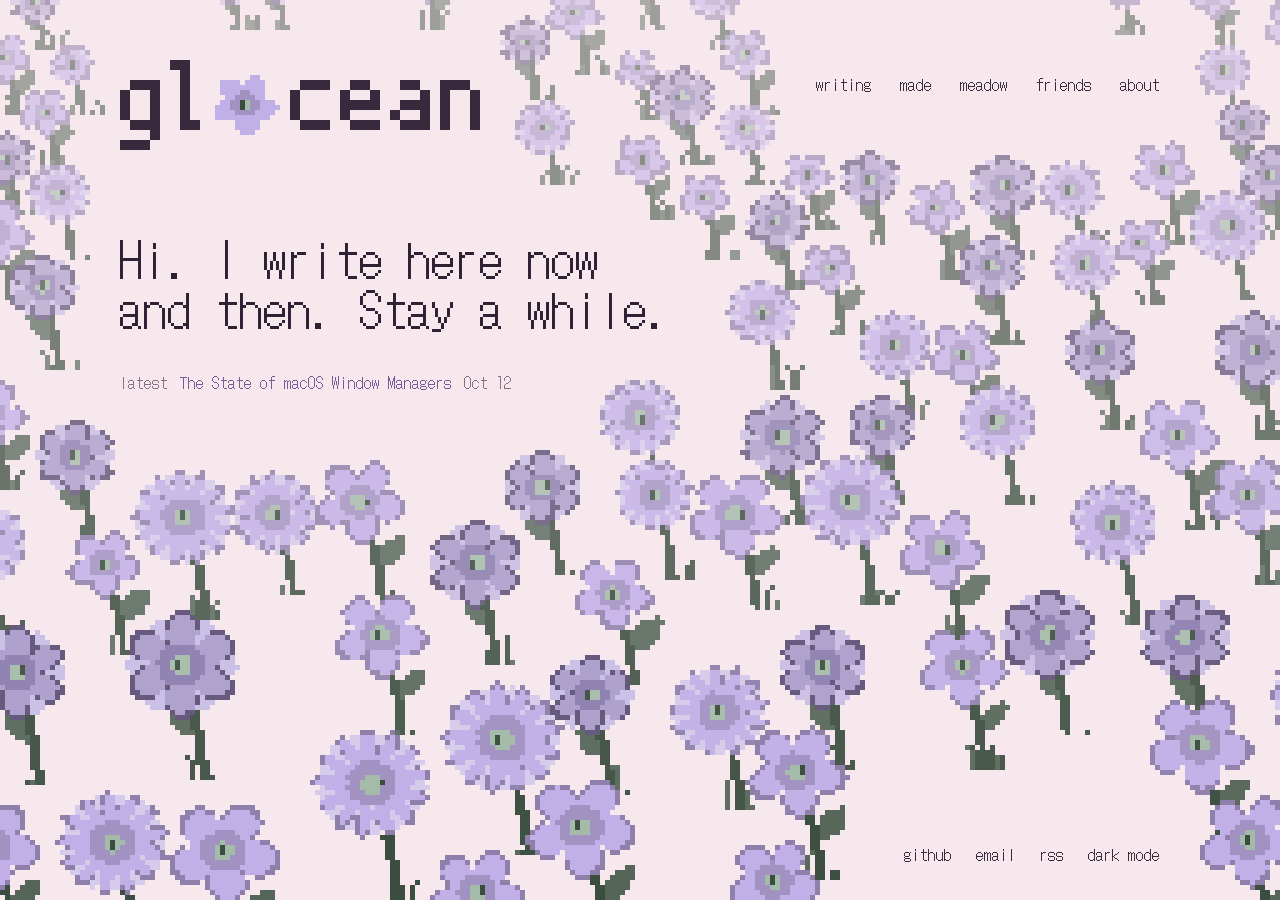
<file: index.html>
<!DOCTYPE html>
<html lang="en">
<head>
  <meta charset="UTF-8">
  <meta name="viewport" content="width=device-width, initial-scale=1.0">
  <title>Glocean</title>
  <script>(function(){var e=document.documentElement;e.className+=' js';try{var t=localStorage.getItem('theme');if(t==='light'||t==='dark')e.setAttribute('data-theme',t);}catch(n){}})();</script>
  <style>html{color-scheme:dark;background:#1f1a24}@media(prefers-color-scheme:light){html:not([data-theme=dark]){color-scheme:light;background:#f7e8ee}}html[data-theme=light]{color-scheme:light;background:#f7e8ee}</style>
  <meta name="theme-color" content="#c1b0e7">
  <meta property="og:title" content="Glocean">
  <meta property="og:image" content="https://glocean.dev/assets/og.png">
  <meta name="twitter:card" content="summary_large_image">
  <link rel="icon" type="image/png" sizes="32x32" href="/assets/favicon-32.png">
  <link rel="icon" type="image/png" sizes="16x16" href="/assets/favicon-16.png">
  <link rel="apple-touch-icon" href="/assets/favicon-180.png">
  <link rel="alternate" type="application/rss+xml" title="Glocean - writing" href="/feed.xml">
  <link rel="preload" href="/fonts/glocean-dot.woff2" as="font" type="font/woff2" crossorigin>
  <link rel="stylesheet" href="/css/style.css">
</head>
<body data-page="home">
  <div class="root">
    <canvas class="meadow" aria-hidden="true"></canvas>

    <div class="wrap">
      <header class="top">
        <div class="wordmark">
          <a href="/" aria-label="glocean, home"><canvas width="72" height="18"></canvas></a>
          <button type="button" aria-label="pick a petal"></button>
        </div>
        <nav class="nav">
          <a href="/writing/">writing</a>
          <a href="/made/">made</a>
          <a href="/meadow/">meadow</a>
          <a href="/friends/">friends</a>
          <a href="/about/">about</a>
        </nav>
      </header>

      <div class="fade">
        <main>
          <div class="home">
            <h1>Hi. I write here now and then. Stay a while.</h1>
            <!-- LATEST:START -->
            <div class="latest"><span class="muted">latest</span><a class="accent" href="/writing/the-state-of-macos-window-managers/">The State of macOS Window Managers</a><span class="muted">Oct 12</span></div>
            <!-- LATEST:END -->
          </div>
        </main>
      </div>

      <footer class="foot">
        <a href="https://github.com/gloceandotdev" target="_blank" rel="noopener">github</a>
        <a href="mailto:hi@glocean.dev">email</a>
        <a href="/feed.xml">rss</a>
        <button type="button" class="theme" hidden>light mode</button>
      </footer>
    </div>

    <canvas class="fall" aria-hidden="true"></canvas>
  </div>

  <script src="/js/meadow.js"></script>
  <script src="/js/site.js"></script>
</body>
</html>
</file>
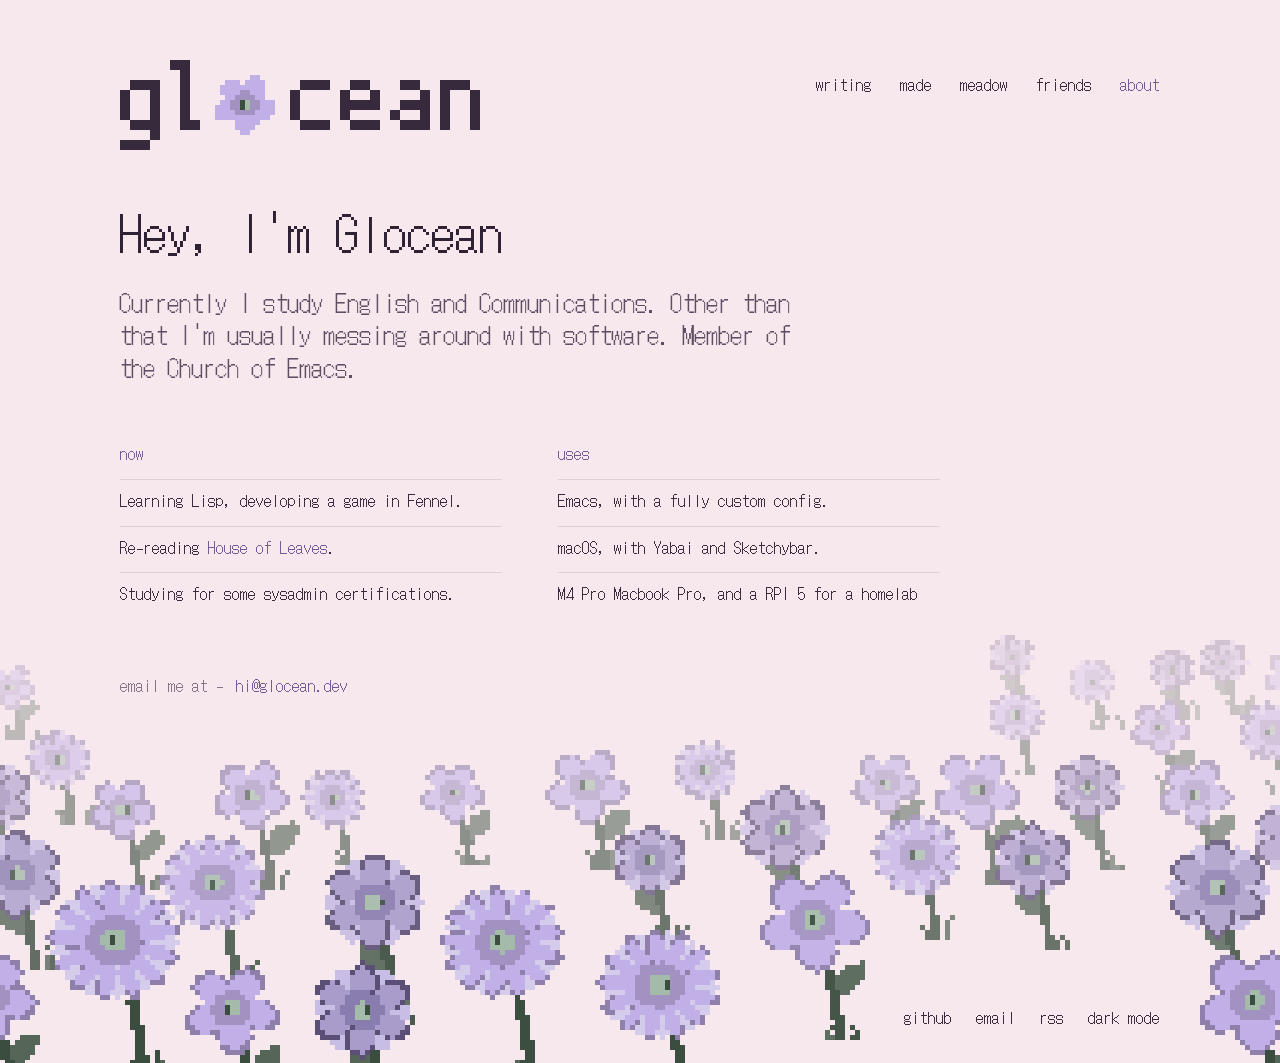
<file: about/index.html>
<!DOCTYPE html>
<html lang="en">
<head>
  <meta charset="UTF-8">
  <meta name="viewport" content="width=device-width, initial-scale=1.0">
  <title>Glocean - about</title>
  <script>(function(){var e=document.documentElement;e.className+=' js';try{var t=localStorage.getItem('theme');if(t==='light'||t==='dark')e.setAttribute('data-theme',t);}catch(n){}})();</script>
  <style>html{color-scheme:dark;background:#1f1a24}@media(prefers-color-scheme:light){html:not([data-theme=dark]){color-scheme:light;background:#f7e8ee}}html[data-theme=light]{color-scheme:light;background:#f7e8ee}</style>
  <meta name="theme-color" content="#c1b0e7">
  <meta property="og:title" content="Glocean - about">
  <meta property="og:image" content="https://glocean.dev/assets/og.png">
  <meta name="twitter:card" content="summary_large_image">
  <link rel="icon" type="image/png" sizes="32x32" href="/assets/favicon-32.png">
  <link rel="icon" type="image/png" sizes="16x16" href="/assets/favicon-16.png">
  <link rel="apple-touch-icon" href="/assets/favicon-180.png">
  <link rel="preload" href="/fonts/glocean-dot.woff2" as="font" type="font/woff2" crossorigin>
  <link rel="stylesheet" href="/css/style.css">
</head>
<body data-page="about">
  <div class="root">
    <canvas class="meadow" aria-hidden="true"></canvas>

    <div class="wrap">
      <header class="top">
        <div class="wordmark">
          <a href="/" aria-label="glocean, home"><canvas width="72" height="18"></canvas></a>
          <button type="button" aria-label="pick a petal"></button>
        </div>
        <nav class="nav">
          <a href="/writing/">writing</a>
          <a href="/made/">made</a>
          <a href="/meadow/">meadow</a>
          <a href="/friends/">friends</a>
          <a class="active" href="/about/">about</a>
        </nav>
      </header>

      <div class="fade">
        <main>
          <div class="page">
            <h1>Hey, I'm Glocean</h1>
            <p class="lede about-lede">Currently I study English and Communications. Other than that I'm usually messing around with software. Member of the Church of Emacs.</p>
            <div class="cols">
              <div class="col">
                <span class="col-label">now</span>
                <span class="col-item">Learning Lisp, developing a game in Fennel.</span>
                <span class="col-item">Re-reading <span class="accent">House of Leaves</span>.</span>
                <span class="col-item">Studying for some sysadmin certifications.</span>
              </div>
              <div class="col">
                <span class="col-label">uses</span>
                <span class="col-item">Emacs, with a fully custom config.</span>
                <span class="col-item">macOS, with Yabai and Sketchybar.</span>
                <span class="col-item">M4 Pro Macbook Pro, and a RPI 5 for a homelab</span>
              </div>
            </div>
            <div class="latest about-mail"><span class="muted">email me at -</span><a class="accent" href="mailto:hi@glocean.dev">hi@glocean.dev</a></div>
          </div>
        </main>
        <div class="floor" aria-hidden="true"></div>
      </div>

      <footer class="foot">
        <a href="https://github.com/gloceandotdev" target="_blank" rel="noopener">github</a>
        <a href="mailto:hi@glocean.dev">email</a>
        <a href="/feed.xml">rss</a>
        <button type="button" class="theme" hidden>light mode</button>
      </footer>
    </div>

    <canvas class="fall" aria-hidden="true"></canvas>
  </div>

  <script src="/js/meadow.js"></script>
  <script src="/js/site.js"></script>
</body>
</html>
</file>
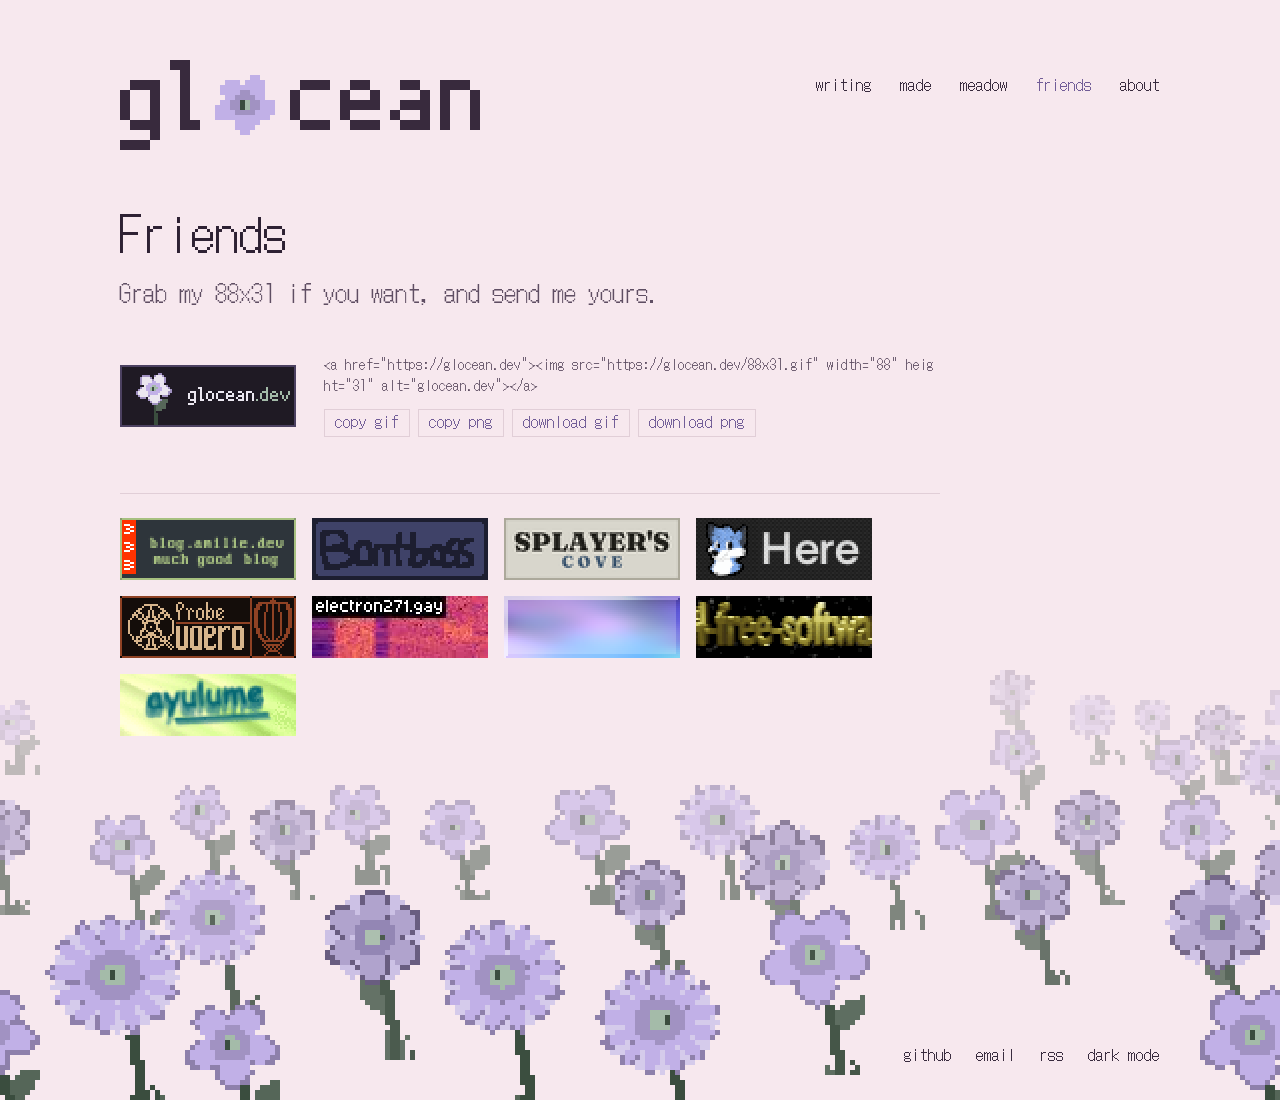
<file: friends/index.html>
<!DOCTYPE html>
<html lang="en">
<head>
  <meta charset="UTF-8">
  <meta name="viewport" content="width=device-width, initial-scale=1.0">
  <title>Glocean - friends</title>
  <script>(function(){var e=document.documentElement;e.className+=' js';try{var t=localStorage.getItem('theme');if(t==='light'||t==='dark')e.setAttribute('data-theme',t);}catch(n){}})();</script>
  <style>html{color-scheme:dark;background:#1f1a24}@media(prefers-color-scheme:light){html:not([data-theme=dark]){color-scheme:light;background:#f7e8ee}}html[data-theme=light]{color-scheme:light;background:#f7e8ee}</style>
  <meta name="theme-color" content="#c1b0e7">
  <meta property="og:title" content="Glocean - friends">
  <meta property="og:image" content="https://glocean.dev/assets/og.png">
  <meta name="twitter:card" content="summary_large_image">
  <link rel="icon" type="image/png" sizes="32x32" href="/assets/favicon-32.png">
  <link rel="icon" type="image/png" sizes="16x16" href="/assets/favicon-16.png">
  <link rel="apple-touch-icon" href="/assets/favicon-180.png">
  <link rel="preload" href="/fonts/glocean-dot.woff2" as="font" type="font/woff2" crossorigin>
  <link rel="stylesheet" href="/css/style.css">
</head>
<body data-page="friends">
  <div class="root">
    <canvas class="meadow" aria-hidden="true"></canvas>

    <div class="wrap">
      <header class="top">
        <div class="wordmark">
          <a href="/" aria-label="glocean, home"><canvas width="72" height="18"></canvas></a>
          <button type="button" aria-label="pick a petal"></button>
        </div>
        <nav class="nav">
          <a href="/writing/">writing</a>
          <a href="/made/">made</a>
          <a href="/meadow/">meadow</a>
          <a class="active" href="/friends/">friends</a>
          <a href="/about/">about</a>
        </nav>
      </header>

      <div class="fade">
        <main>
          <div class="page">
            <h1>Friends</h1>
            <p class="lede">Grab my 88x31 if you want, and send me yours.</p>
            <div class="badge-own">
              <img src="/88x31.gif" width="88" height="31" alt="glocean.dev">
              <div class="badge-info">
                <code>&lt;a href="https://glocean.dev"&gt;&lt;img src="https://glocean.dev/88x31.gif" width="88" height="31" alt="glocean.dev"&gt;&lt;/a&gt;</code>
                <div class="badge-actions">
                  <button type="button" class="btn" data-copy="gif">copy gif</button>
                  <button type="button" class="btn" data-copy="png">copy png</button>
                  <a class="btn" href="/88x31.gif" download="glocean-88x31.gif">download gif</a>
                  <a class="btn" href="/88x31.png" download="glocean-88x31.png">download png</a>
                </div>
              </div>
            </div>
            <div class="badges">
              <a href="https://blog.amilie.dev" target="_blank" rel="noopener"><img src="/assets/badge-amilie.gif" width="88" height="31" alt="blog.amilie.dev"></a>
              <a href="https://bontboss.com" target="_blank" rel="noopener"><img src="/assets/badge-bontboss.png" width="88" height="31" alt="bontboss.com"></a>
              <a href="https://splayer.4plt.ch/index.html" target="_blank" rel="noopener"><img src="/assets/badge-splayer.png" width="88" height="31" alt="splayer.4plt.ch"></a>
              <a href="https://0x4248.dev/" target="_blank" rel="noopener"><img src="/assets/badge-0x4248.gif" width="88" height="31" alt="0x4248.dev"></a>
              <a href="https://quaere.re/" target="_blank" rel="noopener"><img src="/assets/badge-quaere.gif" width="88" height="31" alt="quaere.re"></a>
              <a href="https://electron271.gay/" target="_blank" rel="noopener"><img src="/assets/badge-electron271.webp" width="88" height="31" alt="electron271.gay"></a>
              <a href="https://web.l122.net/home/home.html" target="_blank" rel="noopener"><img src="/assets/badge-l122.webp" width="88" height="31" alt="l122.net"></a>
              <a href="https://akimons.codeberg.page/" target="_blank" rel="noopener"><img src="/assets/badge-akimons.gif" width="88" height="31" alt="akimons.codeberg.page"></a>
              <a href="https://ayulume.is-a.dev/" target="_blank" rel="noopener"><img src="/assets/badge-ayulume.gif" width="88" height="31" alt="ayulume.is-a.dev"></a>
            </div>
          </div>
        </main>
        <div class="floor" aria-hidden="true"></div>
      </div>

      <footer class="foot">
        <a href="https://github.com/gloceandotdev" target="_blank" rel="noopener">github</a>
        <a href="mailto:hi@glocean.dev">email</a>
        <a href="/feed.xml">rss</a>
        <button type="button" class="theme" hidden>light mode</button>
      </footer>
    </div>

    <canvas class="fall" aria-hidden="true"></canvas>
  </div>

  <script src="/js/meadow.js"></script>
  <script src="/js/site.js"></script>
</body>
</html>
</file>
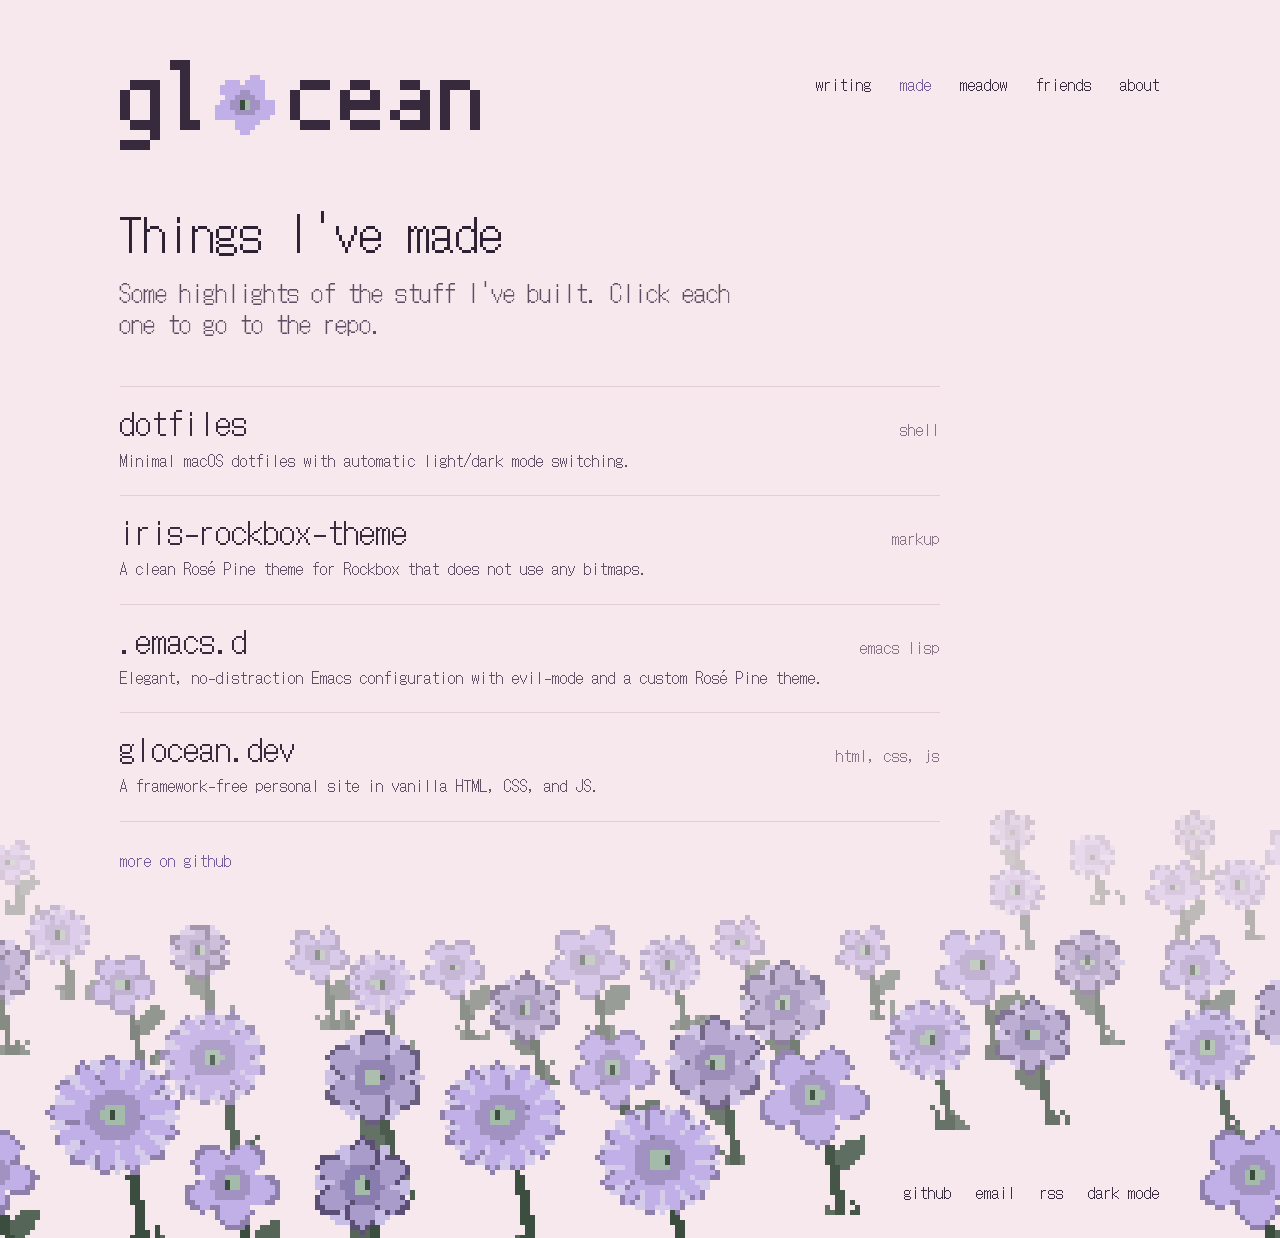
<file: made/index.html>
<!DOCTYPE html>
<html lang="en">
<head>
  <meta charset="UTF-8">
  <meta name="viewport" content="width=device-width, initial-scale=1.0">
  <title>Glocean - made</title>
  <script>(function(){var e=document.documentElement;e.className+=' js';try{var t=localStorage.getItem('theme');if(t==='light'||t==='dark')e.setAttribute('data-theme',t);}catch(n){}})();</script>
  <style>html{color-scheme:dark;background:#1f1a24}@media(prefers-color-scheme:light){html:not([data-theme=dark]){color-scheme:light;background:#f7e8ee}}html[data-theme=light]{color-scheme:light;background:#f7e8ee}</style>
  <meta name="theme-color" content="#c1b0e7">
  <meta property="og:title" content="Glocean - made">
  <meta property="og:image" content="https://glocean.dev/assets/og.png">
  <meta name="twitter:card" content="summary_large_image">
  <link rel="icon" type="image/png" sizes="32x32" href="/assets/favicon-32.png">
  <link rel="icon" type="image/png" sizes="16x16" href="/assets/favicon-16.png">
  <link rel="apple-touch-icon" href="/assets/favicon-180.png">
  <link rel="preload" href="/fonts/glocean-dot.woff2" as="font" type="font/woff2" crossorigin>
  <link rel="stylesheet" href="/css/style.css">
</head>
<body data-page="made">
  <div class="root">
    <canvas class="meadow" aria-hidden="true"></canvas>

    <div class="wrap">
      <header class="top">
        <div class="wordmark">
          <a href="/" aria-label="glocean, home"><canvas width="72" height="18"></canvas></a>
          <button type="button" aria-label="pick a petal"></button>
        </div>
        <nav class="nav">
          <a href="/writing/">writing</a>
          <a class="active" href="/made/">made</a>
          <a href="/meadow/">meadow</a>
          <a href="/friends/">friends</a>
          <a href="/about/">about</a>
        </nav>
      </header>

      <div class="fade">
        <main>
          <div class="page">
            <h1>Things I've made</h1>
            <p class="lede">Some highlights of the stuff I've built. Click each one to go to the repo.</p>
            <div class="proj-list">
              <a class="proj" href="https://github.com/gloceandotdev/dotfiles" target="_blank" rel="noopener">
                <span class="proj-head"><span class="row-title">dotfiles</span><span class="lang">shell</span></span>
                <span class="row-desc">Minimal macOS dotfiles with automatic light/dark mode switching.</span>
              </a>
              <a class="proj" href="https://github.com/gloceandotdev/iris-rockbox-theme" target="_blank" rel="noopener">
                <span class="proj-head"><span class="row-title">iris-rockbox-theme</span><span class="lang">markup</span></span>
                <span class="row-desc">A clean Rosé Pine theme for Rockbox that does not use any bitmaps.</span>
              </a>
              <a class="proj" href="https://github.com/gloceandotdev/.emacs.d" target="_blank" rel="noopener">
                <span class="proj-head"><span class="row-title">.emacs.d</span><span class="lang">emacs lisp</span></span>
                <span class="row-desc">Elegant, no-distraction Emacs configuration with evil-mode and a custom Rosé Pine theme.</span>
              </a>
              <a class="proj" href="https://github.com/gloceandotdev/glocean.dev" target="_blank" rel="noopener">
                <span class="proj-head"><span class="row-title">glocean.dev</span><span class="lang">html, css, js</span></span>
                <span class="row-desc">A framework-free personal site in vanilla HTML, CSS, and JS.</span>
              </a>
            </div>
            <a class="endlink" href="https://github.com/gloceandotdev" target="_blank" rel="noopener">more on github</a>
          </div>
        </main>
        <div class="floor" aria-hidden="true"></div>
      </div>

      <footer class="foot">
        <a href="https://github.com/gloceandotdev" target="_blank" rel="noopener">github</a>
        <a href="mailto:hi@glocean.dev">email</a>
        <a href="/feed.xml">rss</a>
        <button type="button" class="theme" hidden>light mode</button>
      </footer>
    </div>

    <canvas class="fall" aria-hidden="true"></canvas>
  </div>

  <script src="/js/meadow.js"></script>
  <script src="/js/site.js"></script>
</body>
</html>
</file>
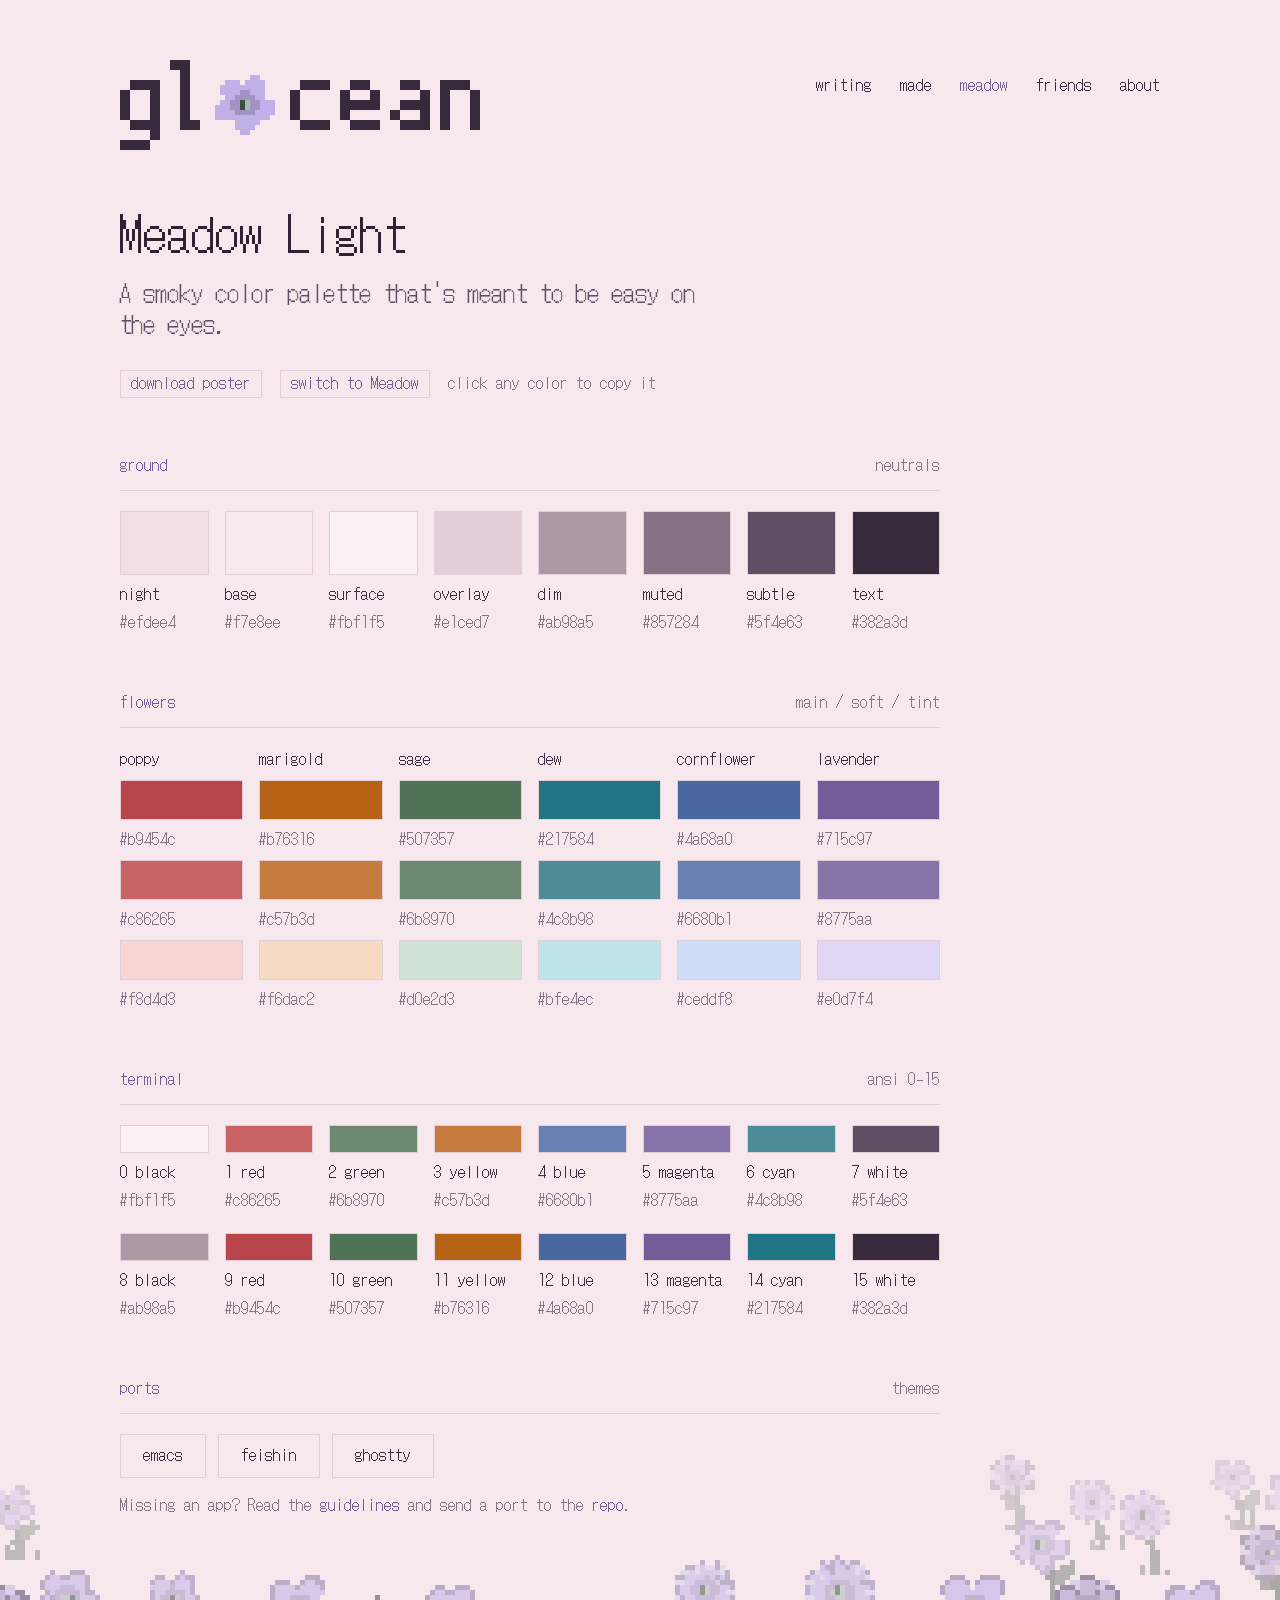
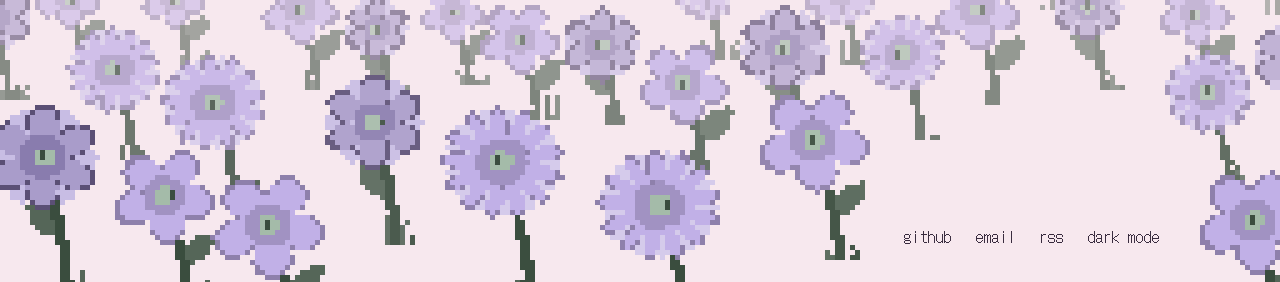
<file: meadow/index.html>
<!DOCTYPE html>
<html lang="en">
<head>
  <meta charset="UTF-8">
  <meta name="viewport" content="width=device-width, initial-scale=1.0">
  <title>Glocean - meadow</title>
  <script>(function(){var e=document.documentElement;e.className+=' js';try{var t=localStorage.getItem('theme');if(t==='light'||t==='dark')e.setAttribute('data-theme',t);}catch(n){}})();</script>
  <style>html{color-scheme:dark;background:#1f1a24}@media(prefers-color-scheme:light){html:not([data-theme=dark]){color-scheme:light;background:#f7e8ee}}html[data-theme=light]{color-scheme:light;background:#f7e8ee}</style>
  <meta name="theme-color" content="#c1b0e7">
  <meta property="og:title" content="Glocean - meadow">
  <meta property="og:image" content="https://glocean.dev/assets/og.png">
  <meta name="twitter:card" content="summary_large_image">
  <link rel="icon" type="image/png" sizes="32x32" href="/assets/favicon-32.png">
  <link rel="icon" type="image/png" sizes="16x16" href="/assets/favicon-16.png">
  <link rel="apple-touch-icon" href="/assets/favicon-180.png">
  <link rel="preload" href="/fonts/glocean-dot.woff2" as="font" type="font/woff2" crossorigin>
  <link rel="stylesheet" href="/css/style.css">
</head>
<body data-page="meadow">
  <div class="root">
    <canvas class="meadow" aria-hidden="true"></canvas>

    <div class="wrap">
      <header class="top">
        <div class="wordmark">
          <a href="/" aria-label="glocean, home"><canvas width="72" height="18"></canvas></a>
          <button type="button" aria-label="pick a petal"></button>
        </div>
        <nav class="nav">
          <a href="/writing/">writing</a>
          <a href="/made/">made</a>
          <a class="active" href="/meadow/">meadow</a>
          <a href="/friends/">friends</a>
          <a href="/about/">about</a>
        </nav>
      </header>

      <div class="fade">
        <main>
          <div class="page">
            <div class="v-dark">
              <h1>Meadow</h1>
              <p class="lede">A smoky color palette that's meant to be easy on the eyes.</p>
              <div class="pal-actions">
                <a class="btn" href="/assets/meadow-poster.png" download="meadow-poster.png">download poster</a>
                <button type="button" class="btn" data-theme-toggle data-light="switch to Meadow Light" data-dark="switch to Meadow" hidden>switch to Meadow Light</button>
                <span class="muted">click any color to copy it</span>
              </div>

              <div class="pal-label"><span>ground</span><span>neutrals</span></div>
              <div class="swatches">
                <button type="button" class="swatch" data-hex="#17131b" aria-label="copy night #17131b"><span class="chip" style="background:#17131b"></span><span>night</span><span class="hex">#17131b</span></button>
                <button type="button" class="swatch" data-hex="#1f1a24" aria-label="copy base #1f1a24"><span class="chip" style="background:#1f1a24"></span><span>base</span><span class="hex">#1f1a24</span></button>
                <button type="button" class="swatch" data-hex="#2a2431" aria-label="copy surface #2a2431"><span class="chip" style="background:#2a2431"></span><span>surface</span><span class="hex">#2a2431</span></button>
                <button type="button" class="swatch" data-hex="#3a3245" aria-label="copy overlay #3a3245"><span class="chip" style="background:#3a3245"></span><span>overlay</span><span class="hex">#3a3245</span></button>
                <button type="button" class="swatch" data-hex="#5f5769" aria-label="copy dim #5f5769"><span class="chip" style="background:#5f5769"></span><span>dim</span><span class="hex">#5f5769</span></button>
                <button type="button" class="swatch" data-hex="#958aa3" aria-label="copy muted #958aa3"><span class="chip" style="background:#958aa3"></span><span>muted</span><span class="hex">#958aa3</span></button>
                <button type="button" class="swatch" data-hex="#b9b0c6" aria-label="copy subtle #b9b0c6"><span class="chip" style="background:#b9b0c6"></span><span>subtle</span><span class="hex">#b9b0c6</span></button>
                <button type="button" class="swatch" data-hex="#ebe7f0" aria-label="copy text #ebe7f0"><span class="chip" style="background:#ebe7f0"></span><span>text</span><span class="hex">#ebe7f0</span></button>
              </div>

              <div class="pal-label"><span>flowers</span><span>main / soft / tint</span></div>
              <div class="swatches flowers">
                <div class="flower"><span>poppy</span><button type="button" class="shade" data-hex="#d68583" aria-label="copy poppy main #d68583"><span class="chip" style="background:#d68583"></span><span class="hex">#d68583</span></button><button type="button" class="shade" data-hex="#b06a69" aria-label="copy poppy soft #b06a69"><span class="chip" style="background:#b06a69"></span><span class="hex">#b06a69</span></button><button type="button" class="shade" data-hex="#623b3b" aria-label="copy poppy tint #623b3b"><span class="chip" style="background:#623b3b"></span><span class="hex">#623b3b</span></button></div>
                <div class="flower"><span>marigold</span><button type="button" class="shade" data-hex="#e9b17c" aria-label="copy marigold main #e9b17c"><span class="chip" style="background:#e9b17c"></span><span class="hex">#e9b17c</span></button><button type="button" class="shade" data-hex="#c49365" aria-label="copy marigold soft #c49365"><span class="chip" style="background:#c49365"></span><span class="hex">#c49365</span></button><button type="button" class="shade" data-hex="#5d4127" aria-label="copy marigold tint #5d4127"><span class="chip" style="background:#5d4127"></span><span class="hex">#5d4127</span></button></div>
                <div class="flower"><span>sage</span><button type="button" class="shade" data-hex="#a4bba9" aria-label="copy sage main #a4bba9"><span class="chip" style="background:#a4bba9"></span><span class="hex">#a4bba9</span></button><button type="button" class="shade" data-hex="#879b8c" aria-label="copy sage soft #879b8c"><span class="chip" style="background:#879b8c"></span><span class="hex">#879b8c</span></button><button type="button" class="shade" data-hex="#3a4d3e" aria-label="copy sage tint #3a4d3e"><span class="chip" style="background:#3a4d3e"></span><span class="hex">#3a4d3e</span></button></div>
                <div class="flower"><span>dew</span><button type="button" class="shade" data-hex="#84c7d5" aria-label="copy dew main #84c7d5"><span class="chip" style="background:#84c7d5"></span><span class="hex">#84c7d5</span></button><button type="button" class="shade" data-hex="#6ca6b2" aria-label="copy dew soft #6ca6b2"><span class="chip" style="background:#6ca6b2"></span><span class="hex">#6ca6b2</span></button><button type="button" class="shade" data-hex="#1e5059" aria-label="copy dew tint #1e5059"><span class="chip" style="background:#1e5059"></span><span class="hex">#1e5059</span></button></div>
                <div class="flower"><span>cornflower</span><button type="button" class="shade" data-hex="#9cb8eb" aria-label="copy cornflower main #9cb8eb"><span class="chip" style="background:#9cb8eb"></span><span class="hex">#9cb8eb</span></button><button type="button" class="shade" data-hex="#8099c5" aria-label="copy cornflower soft #8099c5"><span class="chip" style="background:#8099c5"></span><span class="hex">#8099c5</span></button><button type="button" class="shade" data-hex="#374866" aria-label="copy cornflower tint #374866"><span class="chip" style="background:#374866"></span><span class="hex">#374866</span></button></div>
                <div class="flower"><span>lavender</span><button type="button" class="shade" data-hex="#c1b0e7" aria-label="copy lavender main #c1b0e7"><span class="chip" style="background:#c1b0e7"></span><span class="hex">#c1b0e7</span></button><button type="button" class="shade" data-hex="#a192c2" aria-label="copy lavender soft #a192c2"><span class="chip" style="background:#a192c2"></span><span class="hex">#a192c2</span></button><button type="button" class="shade" data-hex="#4c4161" aria-label="copy lavender tint #4c4161"><span class="chip" style="background:#4c4161"></span><span class="hex">#4c4161</span></button></div>
              </div>

              <div class="pal-label"><span>terminal</span><span>ansi 0-15</span></div>
              <div class="swatches">
                <button type="button" class="swatch term" data-hex="#2a2431" aria-label="copy 0 black #2a2431"><span class="chip" style="background:#2a2431"></span><span>0 black</span><span class="hex">#2a2431</span></button>
                <button type="button" class="swatch term" data-hex="#b06a69" aria-label="copy 1 red #b06a69"><span class="chip" style="background:#b06a69"></span><span>1 red</span><span class="hex">#b06a69</span></button>
                <button type="button" class="swatch term" data-hex="#879b8c" aria-label="copy 2 green #879b8c"><span class="chip" style="background:#879b8c"></span><span>2 green</span><span class="hex">#879b8c</span></button>
                <button type="button" class="swatch term" data-hex="#c49365" aria-label="copy 3 yellow #c49365"><span class="chip" style="background:#c49365"></span><span>3 yellow</span><span class="hex">#c49365</span></button>
                <button type="button" class="swatch term" data-hex="#8099c5" aria-label="copy 4 blue #8099c5"><span class="chip" style="background:#8099c5"></span><span>4 blue</span><span class="hex">#8099c5</span></button>
                <button type="button" class="swatch term" data-hex="#a192c2" aria-label="copy 5 magenta #a192c2"><span class="chip" style="background:#a192c2"></span><span>5 magenta</span><span class="hex">#a192c2</span></button>
                <button type="button" class="swatch term" data-hex="#6ca6b2" aria-label="copy 6 cyan #6ca6b2"><span class="chip" style="background:#6ca6b2"></span><span>6 cyan</span><span class="hex">#6ca6b2</span></button>
                <button type="button" class="swatch term" data-hex="#b9b0c6" aria-label="copy 7 white #b9b0c6"><span class="chip" style="background:#b9b0c6"></span><span>7 white</span><span class="hex">#b9b0c6</span></button>
                <button type="button" class="swatch term" data-hex="#5f5769" aria-label="copy 8 black #5f5769"><span class="chip" style="background:#5f5769"></span><span>8 black</span><span class="hex">#5f5769</span></button>
                <button type="button" class="swatch term" data-hex="#d68583" aria-label="copy 9 red #d68583"><span class="chip" style="background:#d68583"></span><span>9 red</span><span class="hex">#d68583</span></button>
                <button type="button" class="swatch term" data-hex="#a4bba9" aria-label="copy 10 green #a4bba9"><span class="chip" style="background:#a4bba9"></span><span>10 green</span><span class="hex">#a4bba9</span></button>
                <button type="button" class="swatch term" data-hex="#e9b17c" aria-label="copy 11 yellow #e9b17c"><span class="chip" style="background:#e9b17c"></span><span>11 yellow</span><span class="hex">#e9b17c</span></button>
                <button type="button" class="swatch term" data-hex="#9cb8eb" aria-label="copy 12 blue #9cb8eb"><span class="chip" style="background:#9cb8eb"></span><span>12 blue</span><span class="hex">#9cb8eb</span></button>
                <button type="button" class="swatch term" data-hex="#c1b0e7" aria-label="copy 13 magenta #c1b0e7"><span class="chip" style="background:#c1b0e7"></span><span>13 magenta</span><span class="hex">#c1b0e7</span></button>
                <button type="button" class="swatch term" data-hex="#84c7d5" aria-label="copy 14 cyan #84c7d5"><span class="chip" style="background:#84c7d5"></span><span>14 cyan</span><span class="hex">#84c7d5</span></button>
                <button type="button" class="swatch term" data-hex="#ebe7f0" aria-label="copy 15 white #ebe7f0"><span class="chip" style="background:#ebe7f0"></span><span>15 white</span><span class="hex">#ebe7f0</span></button>
              </div>
            </div>
            <div class="v-light">
              <h1>Meadow Light</h1>
              <p class="lede">A smoky color palette that's meant to be easy on the eyes.</p>
              <div class="pal-actions">
                <a class="btn" href="/assets/meadow-light-poster.png" download="meadow-light-poster.png">download poster</a>
                <button type="button" class="btn" data-theme-toggle data-light="switch to Meadow Light" data-dark="switch to Meadow" hidden>switch to Meadow</button>
                <span class="muted">click any color to copy it</span>
              </div>

              <div class="pal-label"><span>ground</span><span>neutrals</span></div>
              <div class="swatches">
                <button type="button" class="swatch" data-hex="#efdee4" aria-label="copy night #efdee4"><span class="chip" style="background:#efdee4"></span><span>night</span><span class="hex">#efdee4</span></button>
                <button type="button" class="swatch" data-hex="#f7e8ee" aria-label="copy base #f7e8ee"><span class="chip" style="background:#f7e8ee"></span><span>base</span><span class="hex">#f7e8ee</span></button>
                <button type="button" class="swatch" data-hex="#fbf1f5" aria-label="copy surface #fbf1f5"><span class="chip" style="background:#fbf1f5"></span><span>surface</span><span class="hex">#fbf1f5</span></button>
                <button type="button" class="swatch" data-hex="#e1ced7" aria-label="copy overlay #e1ced7"><span class="chip" style="background:#e1ced7"></span><span>overlay</span><span class="hex">#e1ced7</span></button>
                <button type="button" class="swatch" data-hex="#ab98a5" aria-label="copy dim #ab98a5"><span class="chip" style="background:#ab98a5"></span><span>dim</span><span class="hex">#ab98a5</span></button>
                <button type="button" class="swatch" data-hex="#857284" aria-label="copy muted #857284"><span class="chip" style="background:#857284"></span><span>muted</span><span class="hex">#857284</span></button>
                <button type="button" class="swatch" data-hex="#5f4e63" aria-label="copy subtle #5f4e63"><span class="chip" style="background:#5f4e63"></span><span>subtle</span><span class="hex">#5f4e63</span></button>
                <button type="button" class="swatch" data-hex="#382a3d" aria-label="copy text #382a3d"><span class="chip" style="background:#382a3d"></span><span>text</span><span class="hex">#382a3d</span></button>
              </div>

              <div class="pal-label"><span>flowers</span><span>main / soft / tint</span></div>
              <div class="swatches flowers">
                <div class="flower"><span>poppy</span><button type="button" class="shade" data-hex="#b9454c" aria-label="copy poppy main #b9454c"><span class="chip" style="background:#b9454c"></span><span class="hex">#b9454c</span></button><button type="button" class="shade" data-hex="#c86265" aria-label="copy poppy soft #c86265"><span class="chip" style="background:#c86265"></span><span class="hex">#c86265</span></button><button type="button" class="shade" data-hex="#f8d4d3" aria-label="copy poppy tint #f8d4d3"><span class="chip" style="background:#f8d4d3"></span><span class="hex">#f8d4d3</span></button></div>
                <div class="flower"><span>marigold</span><button type="button" class="shade" data-hex="#b76316" aria-label="copy marigold main #b76316"><span class="chip" style="background:#b76316"></span><span class="hex">#b76316</span></button><button type="button" class="shade" data-hex="#c57b3d" aria-label="copy marigold soft #c57b3d"><span class="chip" style="background:#c57b3d"></span><span class="hex">#c57b3d</span></button><button type="button" class="shade" data-hex="#f6dac2" aria-label="copy marigold tint #f6dac2"><span class="chip" style="background:#f6dac2"></span><span class="hex">#f6dac2</span></button></div>
                <div class="flower"><span>sage</span><button type="button" class="shade" data-hex="#507357" aria-label="copy sage main #507357"><span class="chip" style="background:#507357"></span><span class="hex">#507357</span></button><button type="button" class="shade" data-hex="#6b8970" aria-label="copy sage soft #6b8970"><span class="chip" style="background:#6b8970"></span><span class="hex">#6b8970</span></button><button type="button" class="shade" data-hex="#d0e2d3" aria-label="copy sage tint #d0e2d3"><span class="chip" style="background:#d0e2d3"></span><span class="hex">#d0e2d3</span></button></div>
                <div class="flower"><span>dew</span><button type="button" class="shade" data-hex="#217584" aria-label="copy dew main #217584"><span class="chip" style="background:#217584"></span><span class="hex">#217584</span></button><button type="button" class="shade" data-hex="#4c8b98" aria-label="copy dew soft #4c8b98"><span class="chip" style="background:#4c8b98"></span><span class="hex">#4c8b98</span></button><button type="button" class="shade" data-hex="#bfe4ec" aria-label="copy dew tint #bfe4ec"><span class="chip" style="background:#bfe4ec"></span><span class="hex">#bfe4ec</span></button></div>
                <div class="flower"><span>cornflower</span><button type="button" class="shade" data-hex="#4a68a0" aria-label="copy cornflower main #4a68a0"><span class="chip" style="background:#4a68a0"></span><span class="hex">#4a68a0</span></button><button type="button" class="shade" data-hex="#6680b1" aria-label="copy cornflower soft #6680b1"><span class="chip" style="background:#6680b1"></span><span class="hex">#6680b1</span></button><button type="button" class="shade" data-hex="#ceddf8" aria-label="copy cornflower tint #ceddf8"><span class="chip" style="background:#ceddf8"></span><span class="hex">#ceddf8</span></button></div>
                <div class="flower"><span>lavender</span><button type="button" class="shade" data-hex="#715c97" aria-label="copy lavender main #715c97"><span class="chip" style="background:#715c97"></span><span class="hex">#715c97</span></button><button type="button" class="shade" data-hex="#8775aa" aria-label="copy lavender soft #8775aa"><span class="chip" style="background:#8775aa"></span><span class="hex">#8775aa</span></button><button type="button" class="shade" data-hex="#e0d7f4" aria-label="copy lavender tint #e0d7f4"><span class="chip" style="background:#e0d7f4"></span><span class="hex">#e0d7f4</span></button></div>
              </div>

              <div class="pal-label"><span>terminal</span><span>ansi 0-15</span></div>
              <div class="swatches">
                <button type="button" class="swatch term" data-hex="#fbf1f5" aria-label="copy 0 black #fbf1f5"><span class="chip" style="background:#fbf1f5"></span><span>0 black</span><span class="hex">#fbf1f5</span></button>
                <button type="button" class="swatch term" data-hex="#c86265" aria-label="copy 1 red #c86265"><span class="chip" style="background:#c86265"></span><span>1 red</span><span class="hex">#c86265</span></button>
                <button type="button" class="swatch term" data-hex="#6b8970" aria-label="copy 2 green #6b8970"><span class="chip" style="background:#6b8970"></span><span>2 green</span><span class="hex">#6b8970</span></button>
                <button type="button" class="swatch term" data-hex="#c57b3d" aria-label="copy 3 yellow #c57b3d"><span class="chip" style="background:#c57b3d"></span><span>3 yellow</span><span class="hex">#c57b3d</span></button>
                <button type="button" class="swatch term" data-hex="#6680b1" aria-label="copy 4 blue #6680b1"><span class="chip" style="background:#6680b1"></span><span>4 blue</span><span class="hex">#6680b1</span></button>
                <button type="button" class="swatch term" data-hex="#8775aa" aria-label="copy 5 magenta #8775aa"><span class="chip" style="background:#8775aa"></span><span>5 magenta</span><span class="hex">#8775aa</span></button>
                <button type="button" class="swatch term" data-hex="#4c8b98" aria-label="copy 6 cyan #4c8b98"><span class="chip" style="background:#4c8b98"></span><span>6 cyan</span><span class="hex">#4c8b98</span></button>
                <button type="button" class="swatch term" data-hex="#5f4e63" aria-label="copy 7 white #5f4e63"><span class="chip" style="background:#5f4e63"></span><span>7 white</span><span class="hex">#5f4e63</span></button>
                <button type="button" class="swatch term" data-hex="#ab98a5" aria-label="copy 8 black #ab98a5"><span class="chip" style="background:#ab98a5"></span><span>8 black</span><span class="hex">#ab98a5</span></button>
                <button type="button" class="swatch term" data-hex="#b9454c" aria-label="copy 9 red #b9454c"><span class="chip" style="background:#b9454c"></span><span>9 red</span><span class="hex">#b9454c</span></button>
                <button type="button" class="swatch term" data-hex="#507357" aria-label="copy 10 green #507357"><span class="chip" style="background:#507357"></span><span>10 green</span><span class="hex">#507357</span></button>
                <button type="button" class="swatch term" data-hex="#b76316" aria-label="copy 11 yellow #b76316"><span class="chip" style="background:#b76316"></span><span>11 yellow</span><span class="hex">#b76316</span></button>
                <button type="button" class="swatch term" data-hex="#4a68a0" aria-label="copy 12 blue #4a68a0"><span class="chip" style="background:#4a68a0"></span><span>12 blue</span><span class="hex">#4a68a0</span></button>
                <button type="button" class="swatch term" data-hex="#715c97" aria-label="copy 13 magenta #715c97"><span class="chip" style="background:#715c97"></span><span>13 magenta</span><span class="hex">#715c97</span></button>
                <button type="button" class="swatch term" data-hex="#217584" aria-label="copy 14 cyan #217584"><span class="chip" style="background:#217584"></span><span>14 cyan</span><span class="hex">#217584</span></button>
                <button type="button" class="swatch term" data-hex="#382a3d" aria-label="copy 15 white #382a3d"><span class="chip" style="background:#382a3d"></span><span>15 white</span><span class="hex">#382a3d</span></button>
              </div>
            </div>

            <div class="pal-label"><span>ports</span><span>themes</span></div>
            <div class="ports">
              <a href="https://github.com/gloceandotdev/emacs-meadow-theme" target="_blank" rel="noopener">emacs</a>
              <a href="https://github.com/gloceandotdev/meadow/tree/main/ports/feishin" target="_blank" rel="noopener">feishin</a>
              <a href="https://github.com/gloceandotdev/meadow/tree/main/ports/ghostty" target="_blank" rel="noopener">ghostty</a>
            </div>
            <p class="ports-note muted">Missing an app? Read the <a href="https://github.com/gloceandotdev/meadow/blob/main/GUIDELINES.md" target="_blank" rel="noopener">guidelines</a> and send a port to the <a href="https://github.com/gloceandotdev/meadow" target="_blank" rel="noopener">repo</a>.</p>
          </div>
        </main>
        <div class="floor" aria-hidden="true"></div>
      </div>

      <footer class="foot">
        <a href="https://github.com/gloceandotdev" target="_blank" rel="noopener">github</a>
        <a href="mailto:hi@glocean.dev">email</a>
        <a href="/feed.xml">rss</a>
        <button type="button" class="theme" hidden>light mode</button>
      </footer>
    </div>

    <canvas class="fall" aria-hidden="true"></canvas>
  </div>

  <script src="/js/meadow.js"></script>
  <script src="/js/site.js"></script>
</body>
</html>
</file>
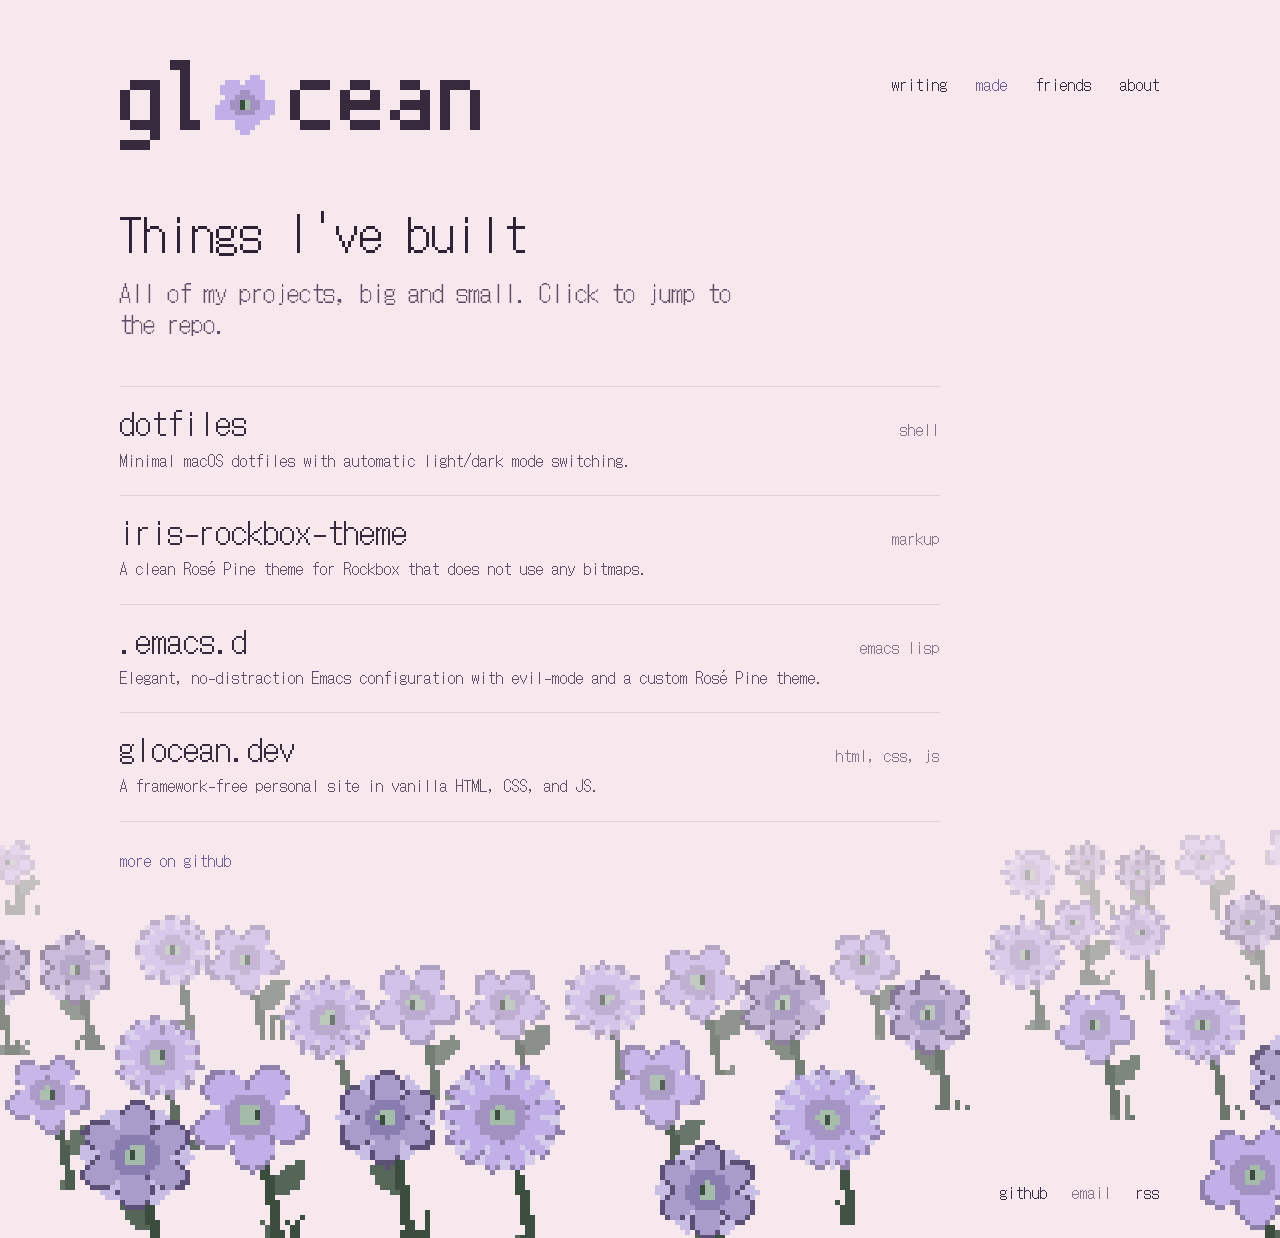
<file: projects/index.html>
<!DOCTYPE html>
<html lang="en">
<head>
  <meta charset="UTF-8">
  <meta name="viewport" content="width=device-width, initial-scale=1.0">
  <title>Made · Glocean</title>
  <script>document.documentElement.className+=' js';</script>
  <style>html{color-scheme:dark;background:#1f1a24}</style>
  <link rel="icon" type="image/png" sizes="32x32" href="/assets/favicon-32.png">
  <link rel="icon" type="image/png" sizes="16x16" href="/assets/favicon-16.png">
  <link rel="apple-touch-icon" href="/assets/favicon-180.png">
  <link rel="preconnect" href="https://fonts.googleapis.com">
  <link rel="preconnect" href="https://fonts.gstatic.com" crossorigin>
  <link rel="stylesheet" href="https://fonts.googleapis.com/css2?family=DotGothic16&display=swap">
  <link rel="stylesheet" href="/css/style.css">
</head>
<body data-page="made">
  <div class="root">
    <canvas class="meadow" aria-hidden="true"></canvas>

    <div class="wrap">
      <header class="top">
        <div class="wordmark">
          <a href="/" aria-label="glocean, home"><canvas width="72" height="18"></canvas></a>
          <button type="button" aria-label="pick a petal"></button>
        </div>
        <nav class="nav">
          <a href="/blog/">writing</a>
          <a class="active" href="/projects/">made</a>
          <a href="/friends/">friends</a>
          <a href="/about/">about</a>
        </nav>
      </header>

      <div class="fade">
        <main>
          <div class="page">
            <h1>Things I've built</h1>
            <p class="lede">All of my projects, big and small. Click to jump to the repo.</p>
            <div class="proj-list">
              <a class="proj" href="https://github.com/gloceandotdev/dotfiles" target="_blank" rel="noopener">
                <span class="proj-head"><span class="row-title">dotfiles</span><span class="lang">shell</span></span>
                <span class="row-desc">Minimal macOS dotfiles with automatic light/dark mode switching.</span>
              </a>
              <a class="proj" href="https://github.com/gloceandotdev/iris-rockbox-theme" target="_blank" rel="noopener">
                <span class="proj-head"><span class="row-title">iris-rockbox-theme</span><span class="lang">markup</span></span>
                <span class="row-desc">A clean Rosé Pine theme for Rockbox that does not use any bitmaps.</span>
              </a>
              <a class="proj" href="https://github.com/gloceandotdev/.emacs.d" target="_blank" rel="noopener">
                <span class="proj-head"><span class="row-title">.emacs.d</span><span class="lang">emacs lisp</span></span>
                <span class="row-desc">Elegant, no-distraction Emacs configuration with evil-mode and a custom Rosé Pine theme.</span>
              </a>
              <a class="proj" href="https://github.com/gloceandotdev/glocean.dev" target="_blank" rel="noopener">
                <span class="proj-head"><span class="row-title">glocean.dev</span><span class="lang">html, css, js</span></span>
                <span class="row-desc">A framework-free personal site in vanilla HTML, CSS, and JS.</span>
              </a>
            </div>
            <a class="endlink" href="https://github.com/gloceandotdev" target="_blank" rel="noopener">more on github</a>
          </div>
        </main>
        <div class="floor" aria-hidden="true"></div>
      </div>

      <footer class="foot">
        <a href="https://github.com/gloceandotdev" target="_blank" rel="noopener">github</a>
        <span class="muted">email</span>
        <a href="/feed.xml">rss</a>
      </footer>
    </div>

    <canvas class="fall" aria-hidden="true"></canvas>
  </div>

  <script src="/js/meadow.js"></script>
  <script src="/js/site.js"></script>
</body>
</html>
</file>
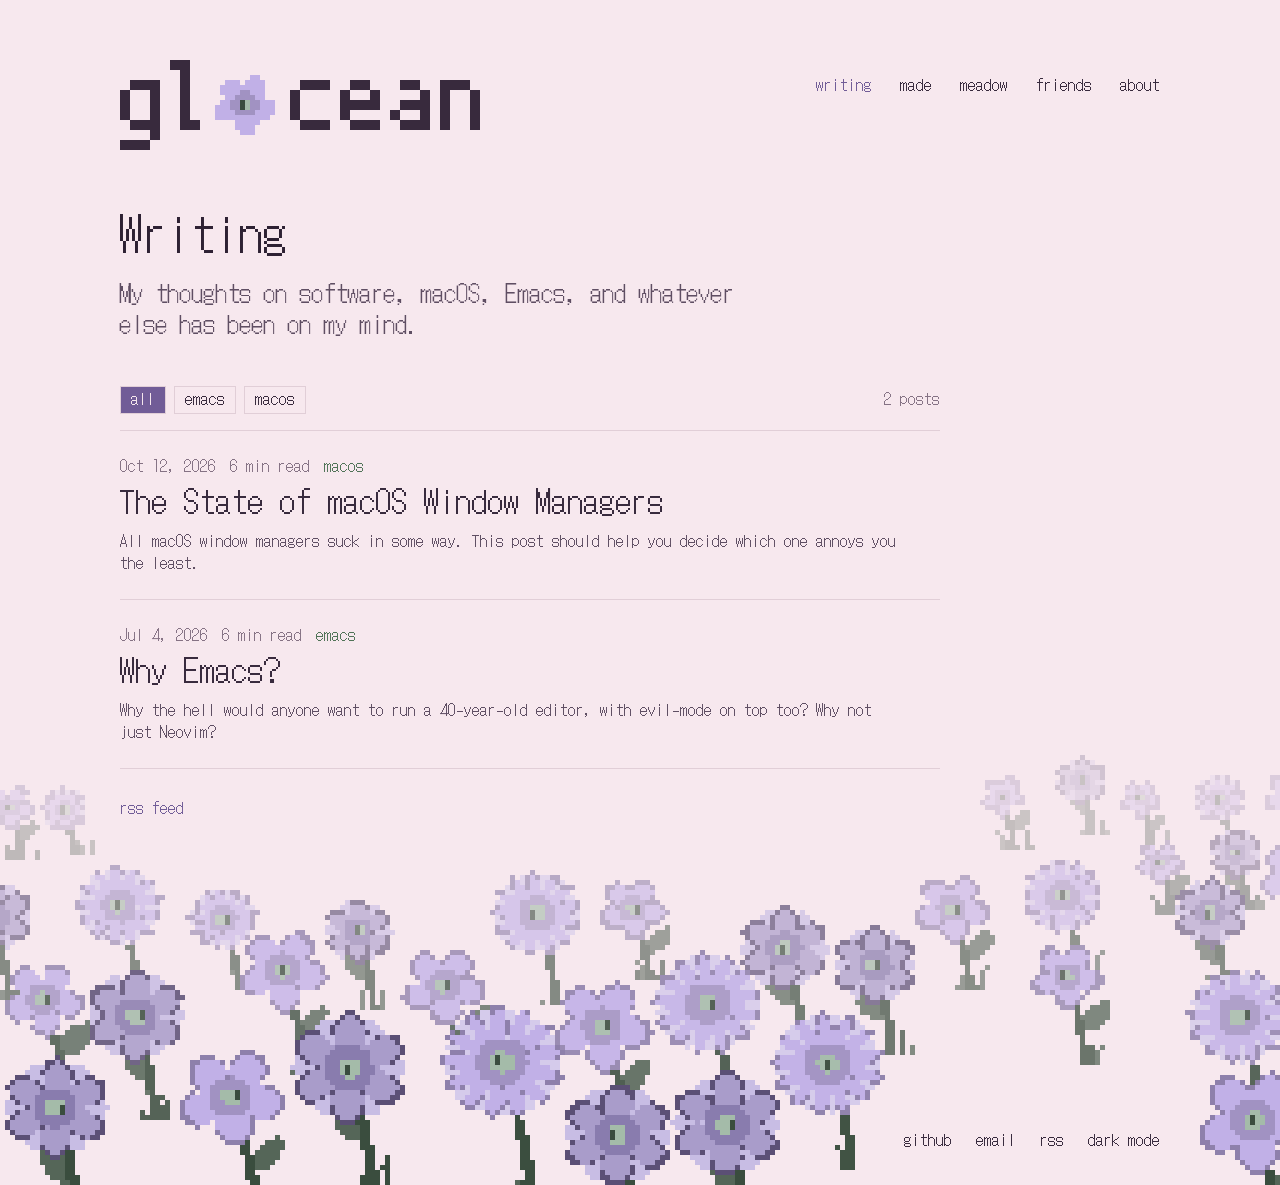
<file: writing/index.html>
<!DOCTYPE html>
<html lang="en">
<head>
  <meta charset="UTF-8">
  <meta name="viewport" content="width=device-width, initial-scale=1.0">
  <title>Glocean - writing</title>
  <script>(function(){var e=document.documentElement;e.className+=' js';try{var t=localStorage.getItem('theme');if(t==='light'||t==='dark')e.setAttribute('data-theme',t);}catch(n){}})();</script>
  <style>html{color-scheme:dark;background:#1f1a24}@media(prefers-color-scheme:light){html:not([data-theme=dark]){color-scheme:light;background:#f7e8ee}}html[data-theme=light]{color-scheme:light;background:#f7e8ee}</style>
  <meta name="theme-color" content="#c1b0e7">
  <meta property="og:title" content="Glocean - writing">
  <meta property="og:image" content="https://glocean.dev/assets/og.png">
  <meta name="twitter:card" content="summary_large_image">
  <link rel="icon" type="image/png" sizes="32x32" href="/assets/favicon-32.png">
  <link rel="icon" type="image/png" sizes="16x16" href="/assets/favicon-16.png">
  <link rel="apple-touch-icon" href="/assets/favicon-180.png">
  <link rel="alternate" type="application/rss+xml" title="Glocean - writing" href="/feed.xml">
  <link rel="preload" href="/fonts/glocean-dot.woff2" as="font" type="font/woff2" crossorigin>
  <link rel="stylesheet" href="/css/style.css">
</head>
<body data-page="writing">
  <div class="root">
    <canvas class="meadow" aria-hidden="true"></canvas>

    <div class="wrap">
      <header class="top">
        <div class="wordmark">
          <a href="/" aria-label="glocean, home"><canvas width="72" height="18"></canvas></a>
          <button type="button" aria-label="pick a petal"></button>
        </div>
        <nav class="nav">
          <a class="active" href="/writing/">writing</a>
          <a href="/made/">made</a>
          <a href="/meadow/">meadow</a>
          <a href="/friends/">friends</a>
          <a href="/about/">about</a>
        </nav>
      </header>

      <div class="fade">
        <main>
          <div class="page">
            <h1>Writing</h1>
            <p class="lede">My thoughts on software, macOS, Emacs, and whatever else has been on my mind.</p>
            <!-- POSTS:START -->
            <div class="filter"><button class="active" data-tag="">all</button><button data-tag="emacs">emacs</button><button data-tag="macos">macos</button><span class="count">2 posts</span></div>
            <a class="post-row" href="/writing/the-state-of-macos-window-managers/" data-tags="macos"><span class="meta"><span>Oct 12, 2026</span><span>6 min read</span><span class="tags">macos</span></span><h2 class="row-title">The State of macOS Window Managers</h2><p class="row-desc">All macOS window managers suck in some way. This post should help you decide which one annoys you the least.</p></a>
            <a class="post-row" href="/writing/why-emacs/" data-tags="emacs"><span class="meta"><span>Jul 4, 2026</span><span>6 min read</span><span class="tags">emacs</span></span><h2 class="row-title">Why Emacs?</h2><p class="row-desc">Why the hell would anyone want to run a 40-year-old editor, with evil-mode on top too? Why not just Neovim?</p></a>
            <p class="empty" hidden>Nothing under that tag yet.</p>
            <!-- POSTS:END -->
            <a class="endlink" href="/feed.xml">rss feed</a>
          </div>
        </main>
        <div class="floor" aria-hidden="true"></div>
      </div>

      <footer class="foot">
        <a href="https://github.com/gloceandotdev" target="_blank" rel="noopener">github</a>
        <a href="mailto:hi@glocean.dev">email</a>
        <a href="/feed.xml">rss</a>
        <button type="button" class="theme" hidden>light mode</button>
      </footer>
    </div>

    <canvas class="fall" aria-hidden="true"></canvas>
  </div>

  <script src="/js/meadow.js"></script>
  <script src="/js/site.js"></script>
</body>
</html>
</file>
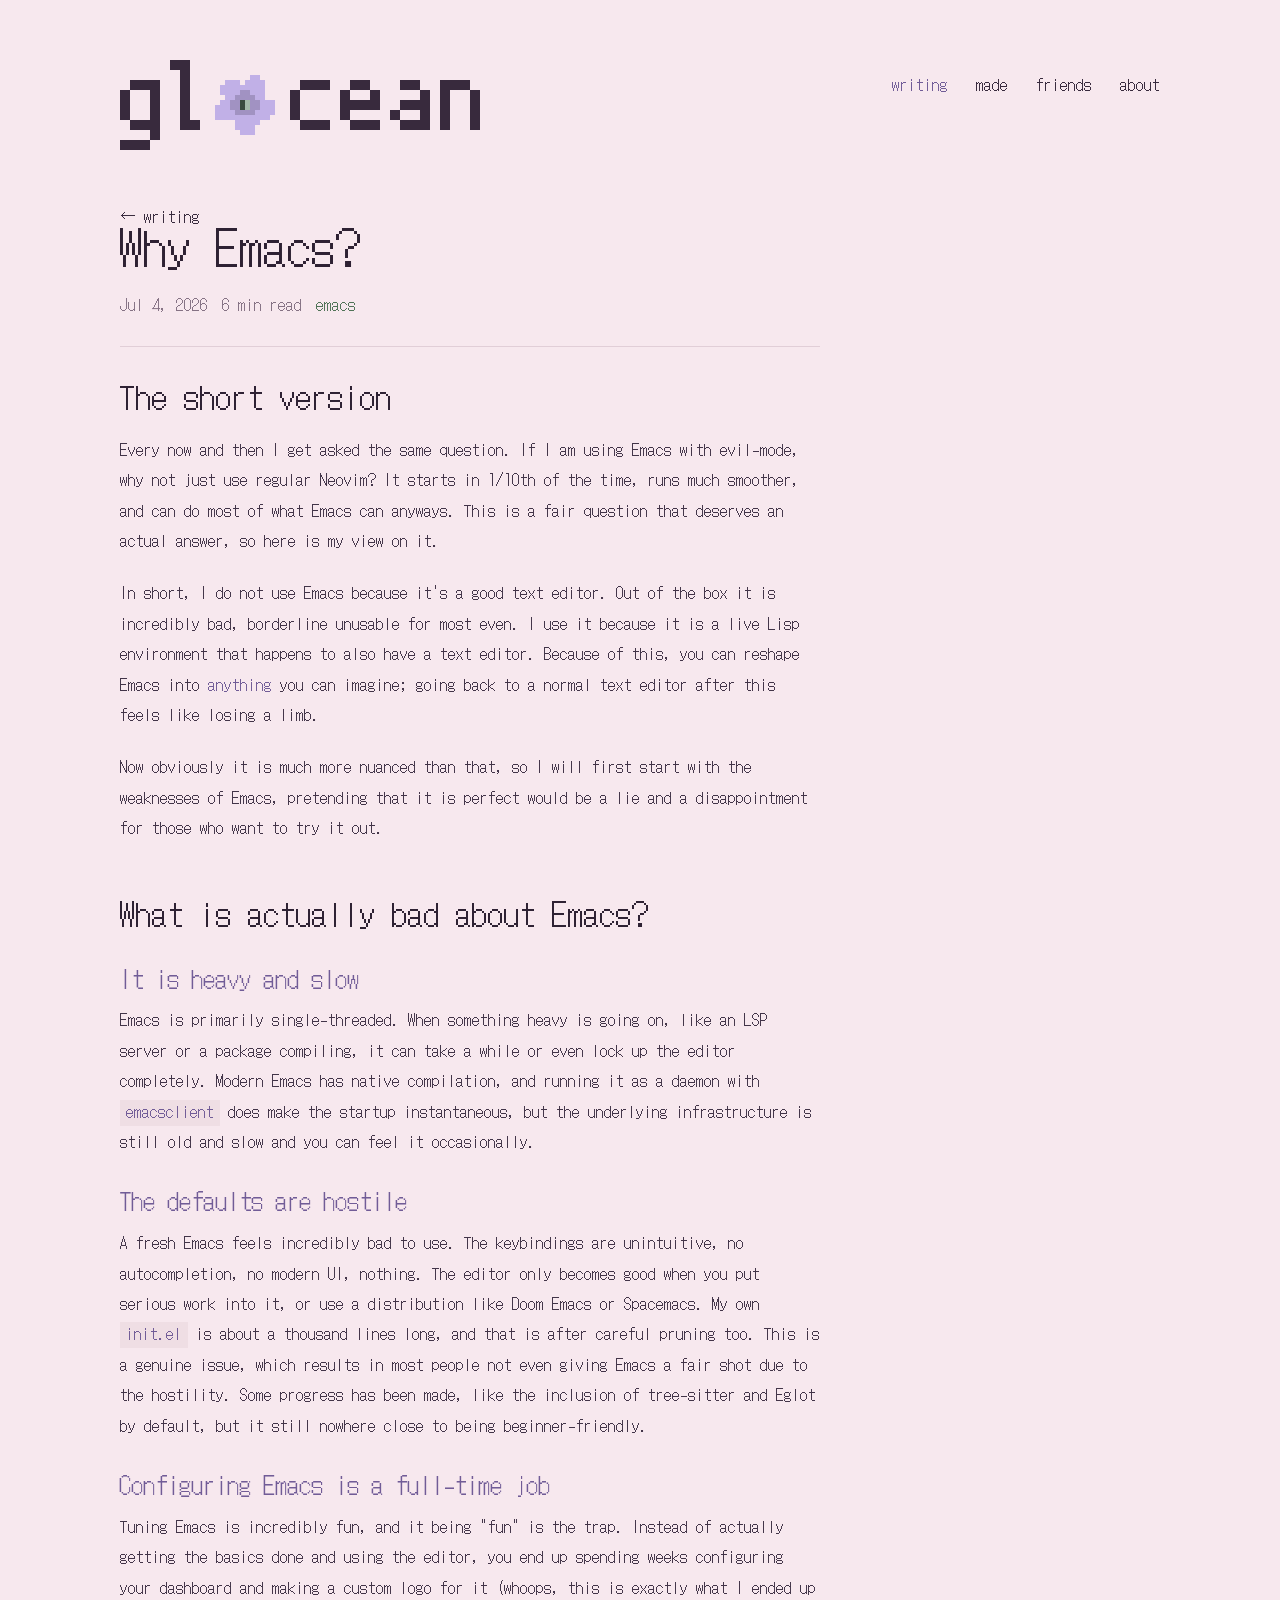
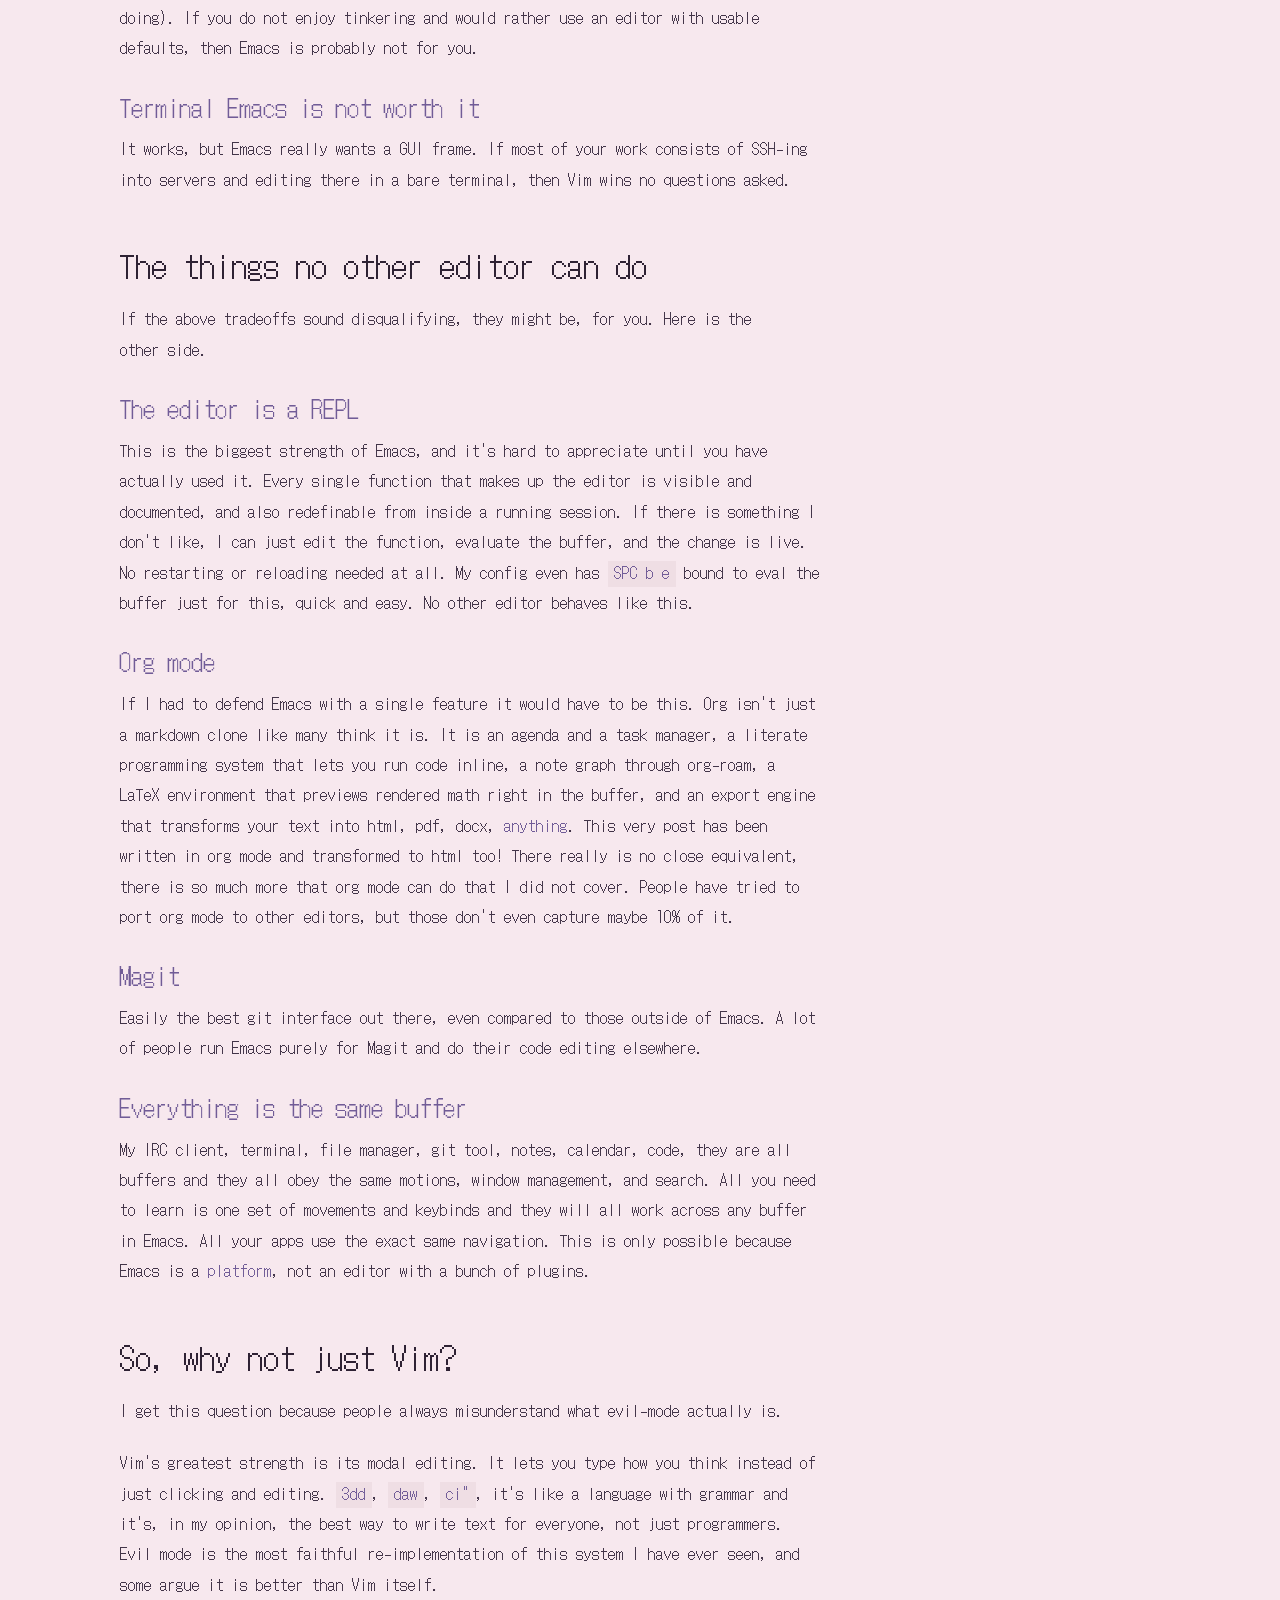
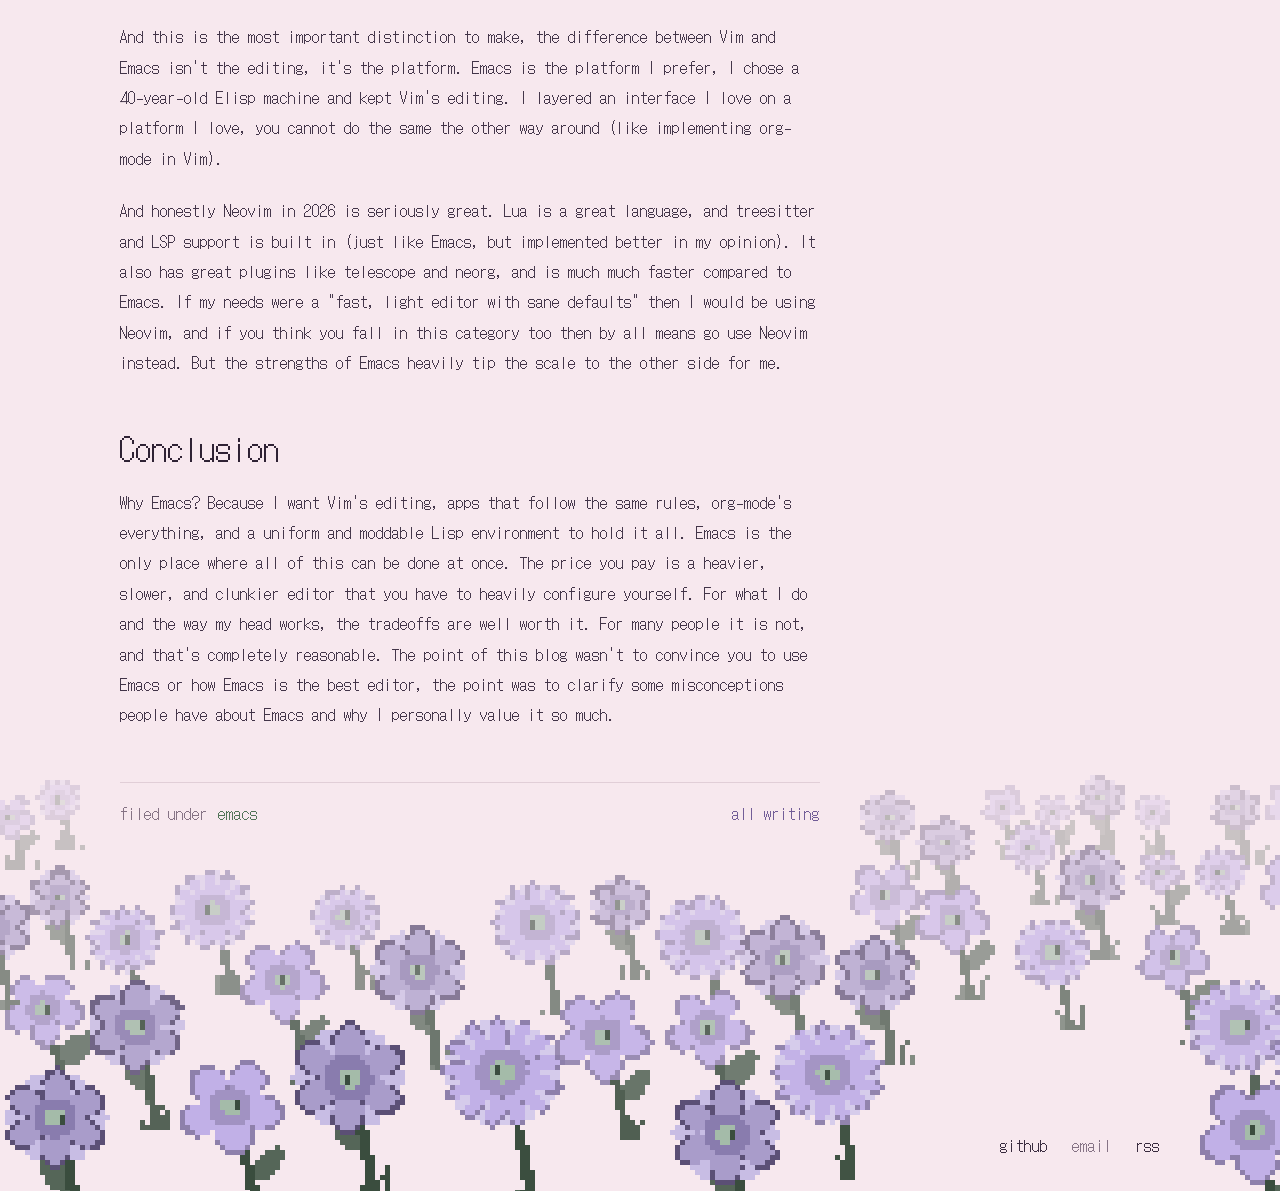
<file: blog/why-emacs/index.html>
<!DOCTYPE html>
<html lang="en">
<head>
  <meta charset="UTF-8">
  <meta name="viewport" content="width=device-width, initial-scale=1.0">
  <title>Why Emacs? · Glocean</title>
  <script>document.documentElement.className+=' js';</script>
  <style>html{color-scheme:dark;background:#1f1a24}</style>
  <link rel="icon" type="image/png" sizes="32x32" href="/assets/favicon-32.png">
  <link rel="icon" type="image/png" sizes="16x16" href="/assets/favicon-16.png">
  <link rel="apple-touch-icon" href="/assets/favicon-180.png">
  <link rel="alternate" type="application/rss+xml" title="Glocean · Blog" href="/feed.xml">
  <link rel="preconnect" href="https://fonts.googleapis.com">
  <link rel="preconnect" href="https://fonts.gstatic.com" crossorigin>
  <link rel="stylesheet" href="https://fonts.googleapis.com/css2?family=DotGothic16&display=swap">
  <link rel="stylesheet" href="/css/style.css">
</head>
<body data-page="post">
  <div class="root">
    <canvas class="meadow" aria-hidden="true"></canvas>

    <div class="wrap">
      <header class="top">
        <div class="wordmark">
          <a href="/" aria-label="glocean, home"><canvas width="72" height="18"></canvas></a>
          <button type="button" aria-label="pick a petal"></button>
        </div>
        <nav class="nav">
          <a class="active" href="/blog/">writing</a>
          <a href="/projects/">made</a>
          <a href="/friends/">friends</a>
          <a href="/about/">about</a>
        </nav>
      </header>

      <div class="fade">
        <main>
          <article class="post">
            <a class="back" href="/blog/">← writing</a>
            <h1>Why Emacs?</h1>
            <div class="meta"><span>Jul 4, 2026</span><span>6 min read</span><span><a href="/blog/?tag=emacs">emacs</a></span></div>
            <div class="prose">
<h2>The short version</h2>
<p>
Every now and then I get asked the same question. If I am using Emacs with evil-mode, why not just use regular Neovim? It starts in 1/10th of the time, runs much smoother, and can do most of what Emacs can anyways. This is a fair question that deserves an actual answer, so here is my view on it.
</p>

<p>
In short, I do not use Emacs because it's a good text editor. Out of the box it is incredibly bad, borderline unusable for most even. I use it because it is a live Lisp environment that happens to also have a text editor. Because of this, you can reshape Emacs into <i>anything</i> you can imagine; going back to a normal text editor after this feels like losing a limb.
</p>

<p>
Now obviously it is much more nuanced than that, so I will first start with the weaknesses of Emacs, pretending that it is perfect would be a lie and a disappointment for those who want to try it out.
</p>
<h2>What is actually bad about Emacs?</h2>
<h3>It is heavy and slow</h3>
<p>
Emacs is primarily single-threaded. When something heavy is going on, like an LSP server or a package compiling, it can take a while or even lock up the editor completely. Modern Emacs has native compilation, and running it as a daemon with <code>emacsclient</code> does make the startup instantaneous, but the underlying infrastructure is still old and slow and you can feel it occasionally. 
</p>
<h3>The defaults are hostile</h3>
<p>
A fresh Emacs feels incredibly bad to use. The keybindings are unintuitive, no autocompletion, no modern UI, nothing. The editor only becomes good when you put serious work into it, or use a distribution like Doom Emacs or Spacemacs. My own <code>init.el</code> is about a thousand lines long, and that is after careful pruning too. This is a genuine issue, which results in most people not even giving Emacs a fair shot due to the hostility. Some progress has been made, like the inclusion of tree-sitter and Eglot by default, but it still nowhere close to being beginner-friendly.
</p>
<h3>Configuring Emacs is a full-time job</h3>
<p>
Tuning Emacs is incredibly fun, and it being "fun" is the trap. Instead of actually getting the basics done and using the editor, you end up spending weeks configuring your dashboard and making a custom logo for it (whoops, this is exactly what I ended up doing). If you do not enjoy tinkering and would rather use an editor with usable defaults, then Emacs is probably not for you.
</p>
<h3>Terminal Emacs is not worth it</h3>
<p>
It works, but Emacs really wants a GUI frame. If most of your work consists of SSH-ing into servers and editing there in a bare terminal, then Vim wins no questions asked.
</p>
<h2>The things no other editor can do</h2>
<p>
If the above tradeoffs sound disqualifying, they might be, for you. Here is the other side.
</p>
<h3>The editor is a REPL</h3>
<p>
This is the biggest strength of Emacs, and it's hard to appreciate until you have actually used it. Every single function that makes up the editor is visible and documented, and also redefinable from inside a running session. If there is something I don't like, I can just edit the function, evaluate the buffer, and the change is live. No restarting or reloading needed at all. My config even has <code>SPC b e</code> bound to eval the buffer just for this, quick and easy. No other editor behaves like this.
</p>
<h3>Org mode</h3>
<p>
If I had to defend Emacs with a single feature it would have to be this. Org isn't just a markdown clone like many think it is. It is an agenda and a task manager, a literate programming system that lets you run code inline, a note graph through org-roam, a LaTeX environment that previews rendered math right in the buffer, and an export engine that transforms your text into html, pdf, docx, <i>anything</i>. This very post has been written in org mode and transformed to html too! There really is no close equivalent, there is so much more that org mode can do that I did not cover. People have tried to port org mode to other editors, but those don't even capture maybe 10% of it.
</p>
<h3>Magit</h3>
<p>
Easily the best git interface out there, even compared to those outside of Emacs. A lot of people run Emacs purely for Magit and do their code editing elsewhere.
</p>
<h3>Everything is the same buffer</h3>
<p>
My IRC client, terminal, file manager, git tool, notes, calendar, code, they are all buffers and they all obey the same motions, window management, and search. All you need to learn is one set of movements and keybinds and they will all work across any buffer in Emacs. All your apps use the exact same navigation. This is only possible because Emacs is a <i>platform</i>, not an editor with a bunch of plugins.
</p>
<h2>So, why not just Vim?</h2>
<p>
I get this question because people always misunderstand what evil-mode actually is. 
</p>

<p>
Vim's greatest strength is its modal editing. It lets you type how you think instead of just clicking and editing. <code>3dd</code>, <code>daw</code>, <code>ci"</code>, it's like a language with grammar and it's, in my opinion, the best way to write text for everyone, not just programmers. Evil mode is the most faithful re-implementation of this system I have ever seen, and some argue it is better than Vim itself.
</p>

<p>
And this is the most important distinction to make, the difference between Vim and Emacs isn't the editing, it's the platform. Emacs is the platform I prefer, I chose a 40-year-old Elisp machine and kept Vim's editing. I layered an interface I love on a platform I love, you cannot do the same the other way around (like implementing org-mode in Vim).
</p>

<p>
And honestly Neovim in 2026 is seriously great. Lua is a great language, and treesitter and LSP support is built in (just like Emacs, but implemented better in my opinion). It also has great plugins like telescope and neorg, and is much much faster compared to Emacs. If my needs were a "fast, light editor with sane defaults" then I would be using Neovim, and if you think you fall in this category too then by all means go use Neovim instead. But the strengths of Emacs heavily tip the scale to the other side for me.
</p>
<h2>Conclusion</h2>
<p>
Why Emacs? Because I want Vim's editing, apps that follow the same rules, org-mode's everything, and a uniform and moddable Lisp environment to hold it all. Emacs is the only place where all of this can be done at once. The price you pay is a heavier, slower, and clunkier editor that you have to heavily configure yourself. For what I do and the way my head works, the tradeoffs are well worth it. For many people it is not, and that's completely reasonable. The point of this blog wasn't to convince you to use Emacs or how Emacs is the best editor, the point was to clarify some misconceptions people have about Emacs and why I personally value it so much.
</p>
            </div>
            <div class="post-end"><span class="filed">filed under <span><a href="/blog/?tag=emacs">emacs</a></span></span><a class="accent" href="/blog/">all writing</a></div>
          </article>
        </main>
        <div class="floor" aria-hidden="true"></div>
      </div>

      <footer class="foot">
        <a href="https://github.com/gloceandotdev" target="_blank" rel="noopener">github</a>
        <span class="muted">email</span>
        <a href="/feed.xml">rss</a>
      </footer>
    </div>

    <canvas class="fall" aria-hidden="true"></canvas>
  </div>

  <script src="/js/meadow.js"></script>
  <script src="/js/site.js"></script>
</body>
</html>
</file>
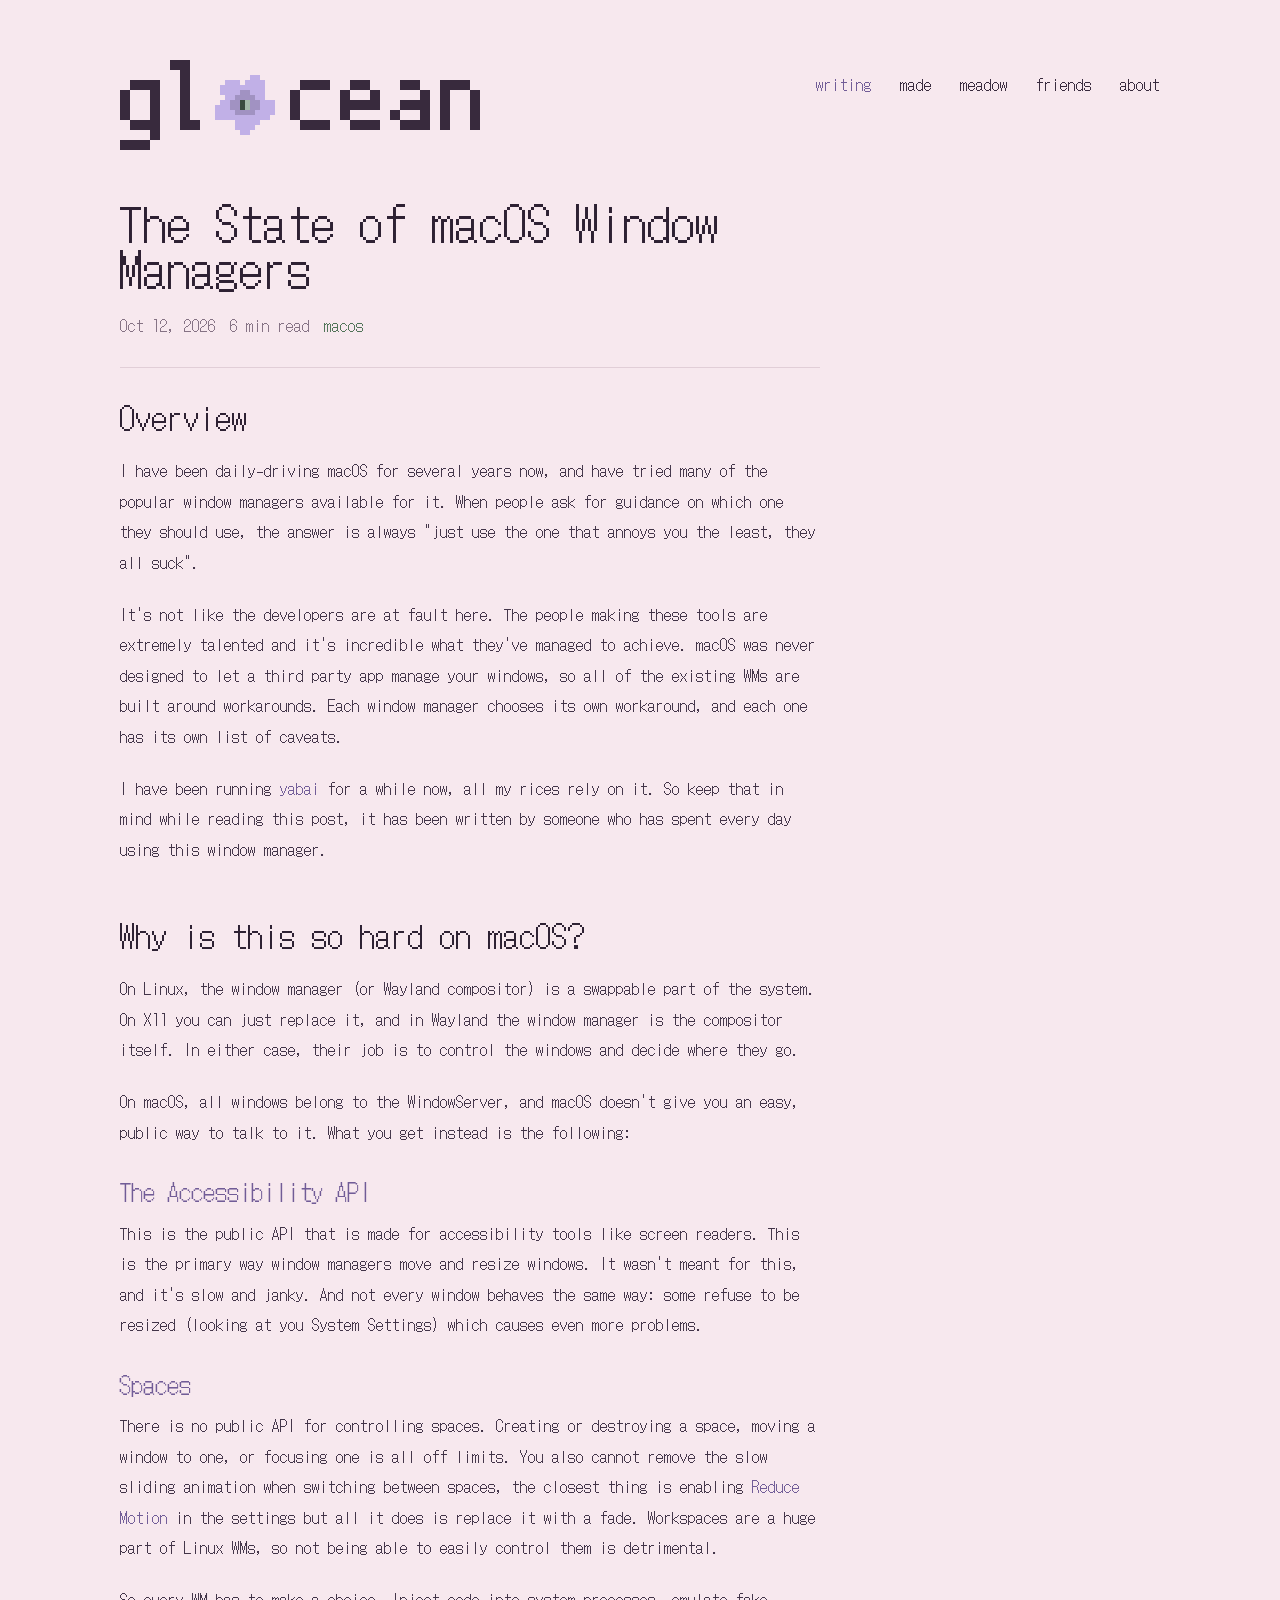
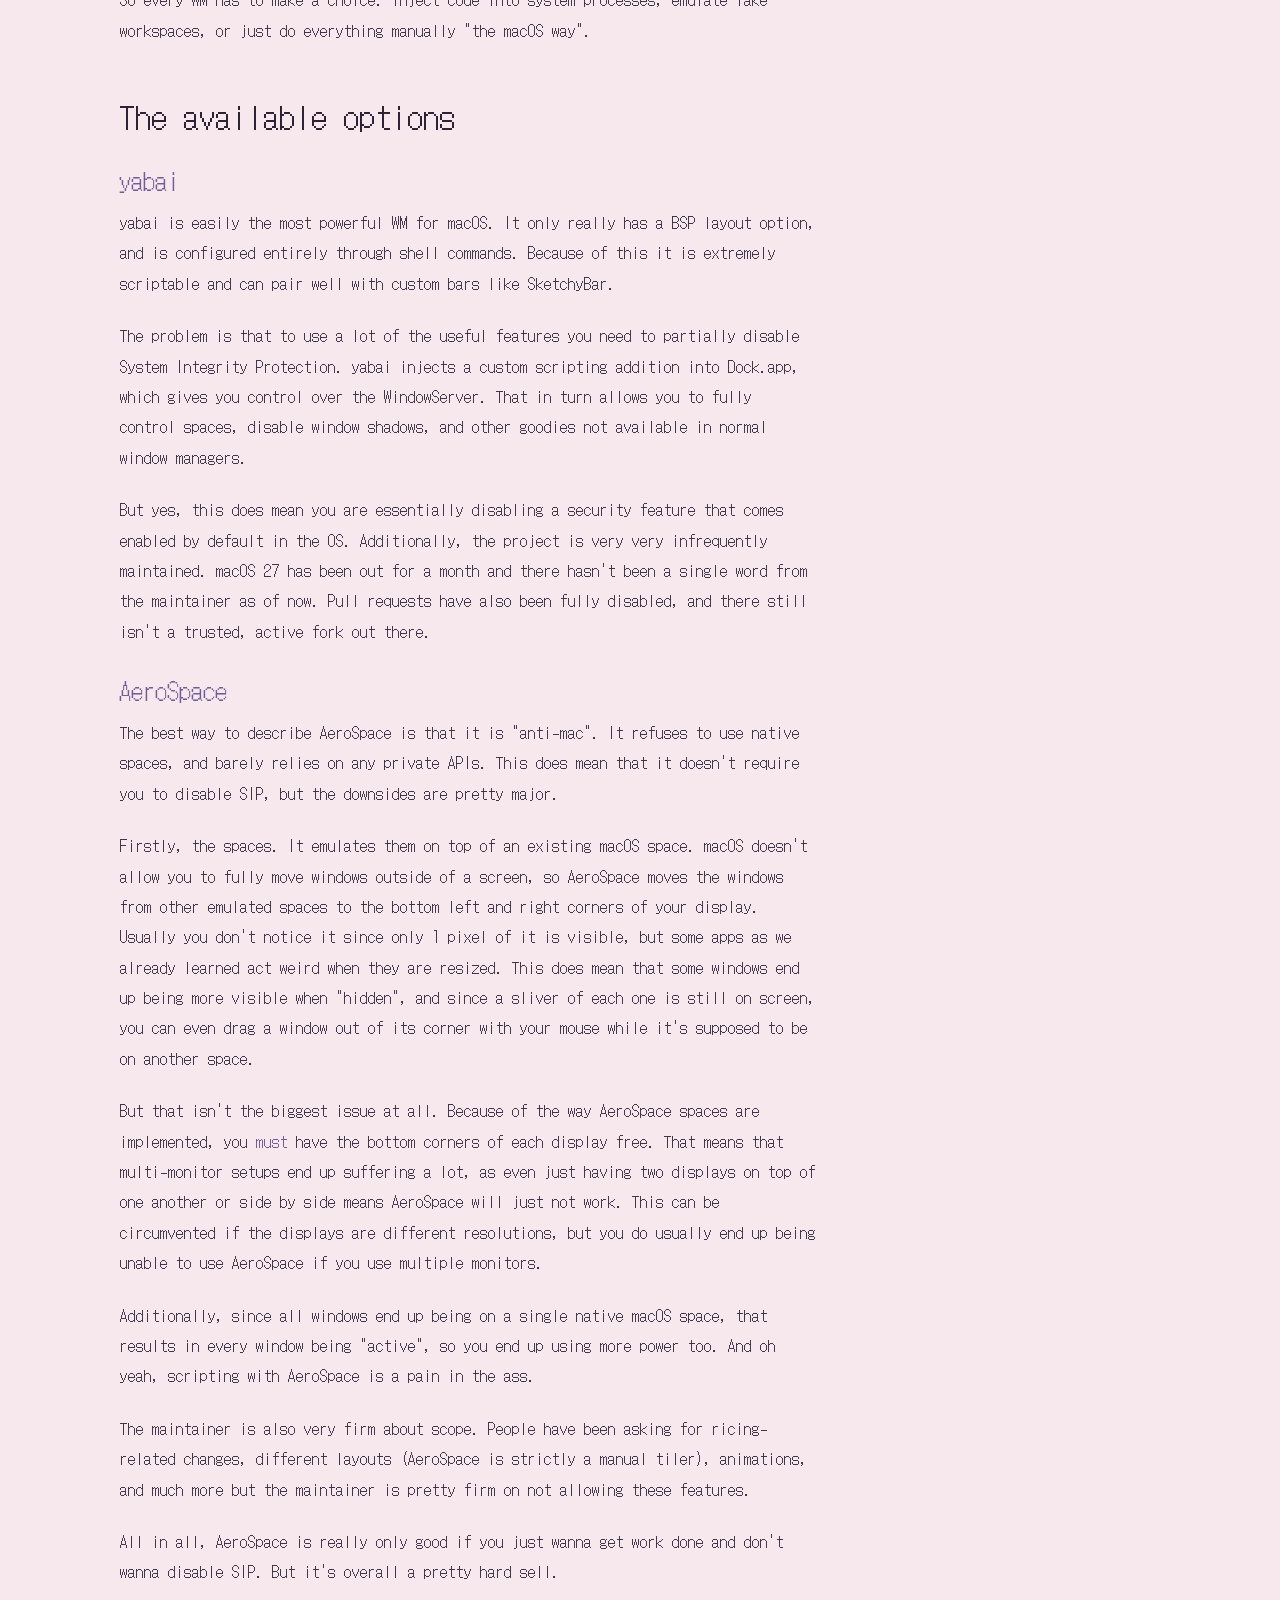
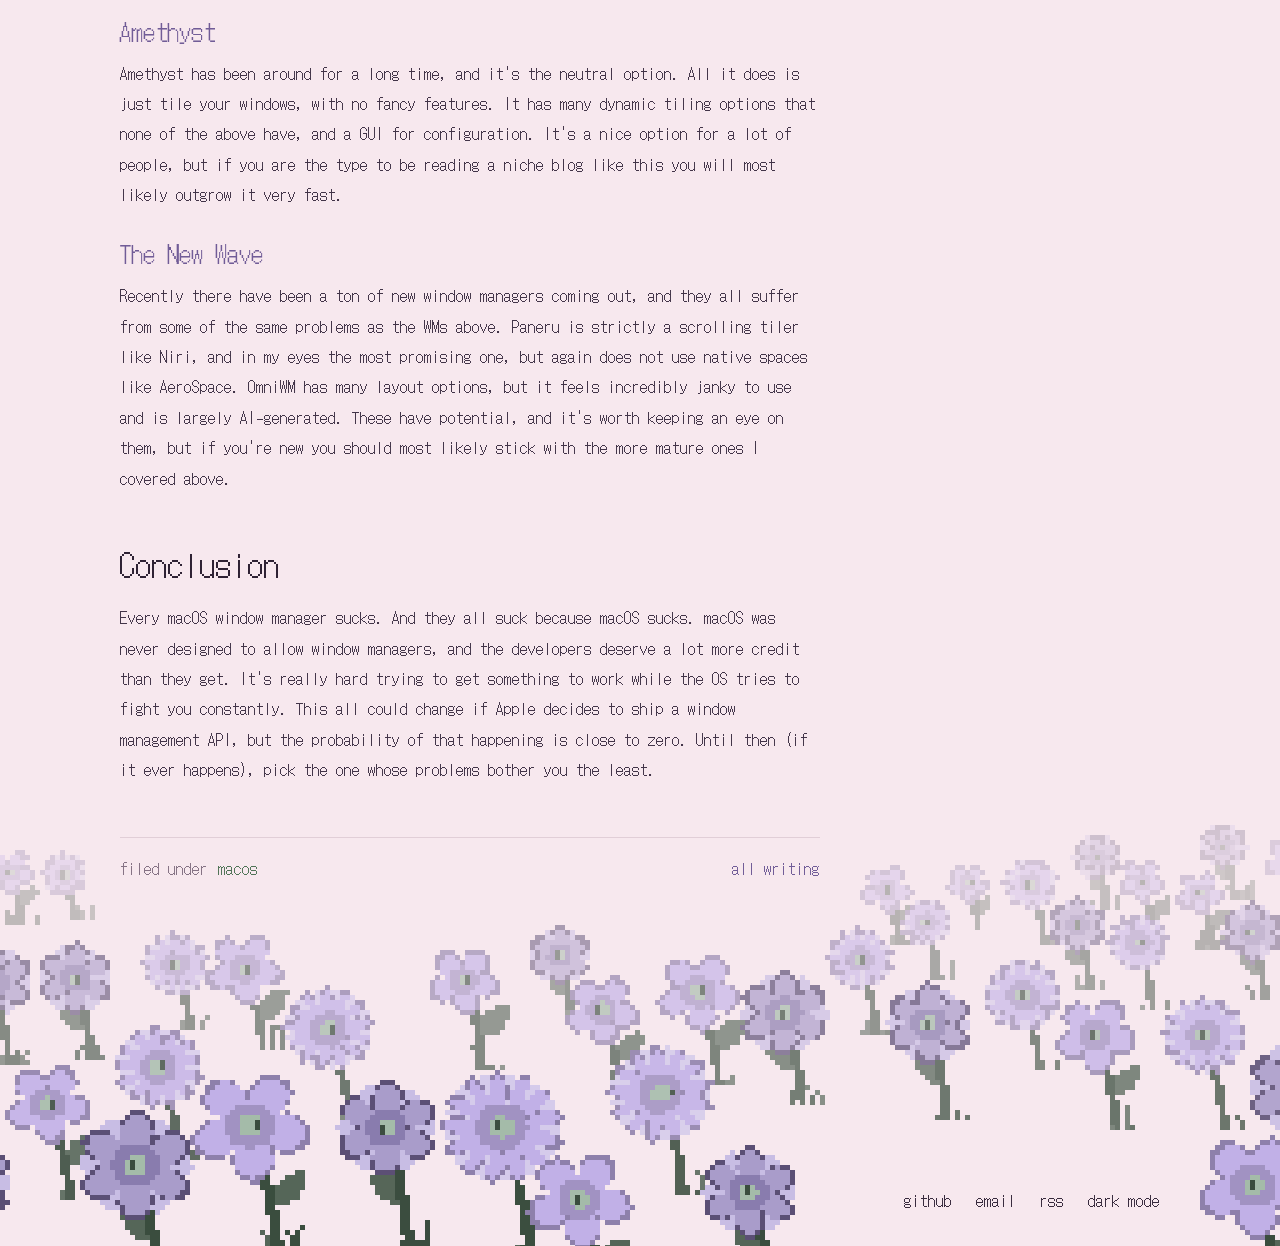
<file: writing/the-state-of-macos-window-managers/index.html>
<!DOCTYPE html>
<html lang="en">
<head>
  <meta charset="UTF-8">
  <meta name="viewport" content="width=device-width, initial-scale=1.0">
  <title>Glocean - The State of macOS Window Managers</title>
  <script>(function(){var e=document.documentElement;e.className+=' js';try{var t=localStorage.getItem('theme');if(t==='light'||t==='dark')e.setAttribute('data-theme',t);}catch(n){}})();</script>
  <style>html{color-scheme:dark;background:#1f1a24}@media(prefers-color-scheme:light){html:not([data-theme=dark]){color-scheme:light;background:#f7e8ee}}html[data-theme=light]{color-scheme:light;background:#f7e8ee}</style>
  <meta name="theme-color" content="#c1b0e7">
  <meta property="og:title" content="Glocean - The State of macOS Window Managers">
  <meta property="og:image" content="https://glocean.dev/assets/og.png">
  <meta name="twitter:card" content="summary_large_image">
  <link rel="icon" type="image/png" sizes="32x32" href="/assets/favicon-32.png">
  <link rel="icon" type="image/png" sizes="16x16" href="/assets/favicon-16.png">
  <link rel="apple-touch-icon" href="/assets/favicon-180.png">
  <link rel="alternate" type="application/rss+xml" title="Glocean - writing" href="/feed.xml">
  <link rel="preload" href="/fonts/glocean-dot.woff2" as="font" type="font/woff2" crossorigin>
  <link rel="stylesheet" href="/css/style.css">
</head>
<body data-page="post">
  <div class="root">
    <canvas class="meadow" aria-hidden="true"></canvas>

    <div class="wrap">
      <header class="top">
        <div class="wordmark">
          <a href="/" aria-label="glocean, home"><canvas width="72" height="18"></canvas></a>
          <button type="button" aria-label="pick a petal"></button>
        </div>
        <nav class="nav">
          <a class="active" href="/writing/">writing</a>
          <a href="/made/">made</a>
          <a href="/meadow/">meadow</a>
          <a href="/friends/">friends</a>
          <a href="/about/">about</a>
        </nav>
      </header>

      <div class="fade">
        <main>
          <article class="post">
            <h1>The State of macOS Window Managers</h1>
            <div class="meta"><span>Oct 12, 2026</span><span>6 min read</span><span><a href="/writing/?tag=macos">macos</a></span></div>
            <div class="prose">
<h2>Overview</h2>
<p>
I have been daily-driving macOS for several years now, and have tried many of the popular window managers available for it. When people ask for guidance on which one they should use, the answer is always "just use the one that annoys you the least, they all suck".
</p>

<p>
It's not like the developers are at fault here. The people making these tools are extremely talented and it's incredible what they've managed to achieve. macOS was never designed to let a third party app manage your windows, so all of the existing WMs are built around workarounds. Each window manager chooses its own workaround, and each one has its own list of caveats.
</p>

<p>
I have been running <b>yabai</b> for a while now, all my rices rely on it. So keep that in mind while reading this post, it has been written by someone who has spent every day using this window manager.
</p>
<h2>Why is this so hard on macOS?</h2>
<p>
On Linux, the window manager (or Wayland compositor) is a swappable part of the system. On X11 you can just replace it, and in Wayland the window manager is the compositor itself. In either case, their job is to control the windows and decide where they go.
</p>

<p>
On macOS, all windows belong to the WindowServer, and macOS doesn't give you an easy, public way to talk to it. What you get instead is the following:
</p>
<h3>The Accessibility API</h3>
<p>
This is the public API that is made for accessibility tools like screen readers. This is the primary way window managers move and resize windows. It wasn't meant for this, and it's slow and janky. And not every window behaves the same way: some refuse to be resized (looking at you System Settings) which causes even more problems.
</p>
<h3>Spaces</h3>
<p>
There is no public API for controlling spaces. Creating or destroying a space, moving a window to one, or focusing one is all off limits. You also cannot remove the slow sliding animation when switching between spaces, the closest thing is enabling <i>Reduce Motion</i> in the settings but all it does is replace it with a fade. Workspaces are a huge part of Linux WMs, so not being able to easily control them is detrimental.
</p>

<p>
So every WM has to make a choice. Inject code into system processes, emulate fake workspaces, or just do everything manually "the macOS way".
</p>
<h2>The available options</h2>
<h3>yabai</h3>
<p>
yabai is easily the most powerful WM for macOS. It only really has a BSP layout option, and is configured entirely through shell commands. Because of this it is extremely scriptable and can pair well with custom bars like SketchyBar.
</p>

<p>
The problem is that to use a lot of the useful features you need to partially disable System Integrity Protection. yabai injects a custom scripting addition into Dock.app, which gives you control over the WindowServer. That in turn allows you to fully control spaces, disable window shadows, and other goodies not available in normal window managers.
</p>

<p>
But yes, this does mean you are essentially disabling a security feature that comes enabled by default in the OS. Additionally, the project is very very infrequently maintained. macOS 27 has been out for a month and there hasn't been a single word from the maintainer as of now. Pull requests have also been fully disabled, and there still isn't a trusted, active fork out there.
</p>
<h3>AeroSpace</h3>
<p>
The best way to describe AeroSpace is that it is "anti-mac". It refuses to use native spaces, and barely relies on any private APIs. This does mean that it doesn't require you to disable SIP, but the downsides are pretty major.
</p>

<p>
Firstly, the spaces. It emulates them on top of an existing macOS space. macOS doesn't allow you to fully move windows outside of a screen, so AeroSpace moves the windows from other emulated spaces to the bottom left and right corners of your display. Usually you don't notice it since only 1 pixel of it is visible, but some apps as we already learned act weird when they are resized. This does mean that some windows end up being more visible when "hidden", and since a sliver of each one is still on screen, you can even drag a window out of its corner with your mouse while it's supposed to be on another space.
</p>

<p>
But that isn't the biggest issue at all. Because of the way AeroSpace spaces are implemented, you <b>must</b> have the bottom corners of each display free. That means that multi-monitor setups end up suffering a lot, as even just having two displays on top of one another or side by side means AeroSpace will just not work. This can be circumvented if the displays are different resolutions, but you do usually end up being unable to use AeroSpace if you use multiple monitors.
</p>

<p>
Additionally, since all windows end up being on a single native macOS space, that results in every window being "active", so you end up using more power too. And oh yeah, scripting with AeroSpace is a pain in the ass.
</p>

<p>
The maintainer is also very firm about scope. People have been asking for ricing-related changes, different layouts (AeroSpace is strictly a manual tiler), animations, and much more but the maintainer is pretty firm on not allowing these features.
</p>

<p>
All in all, AeroSpace is really only good if you just wanna get work done and don't wanna disable SIP. But it's overall a pretty hard sell.
</p>
<h3>Amethyst</h3>
<p>
Amethyst has been around for a long time, and it's the neutral option. All it does is just tile your windows, with no fancy features. It has many dynamic tiling options that none of the above have, and a GUI for configuration. It's a nice option for a lot of people, but if you are the type to be reading a niche blog like this you will most likely outgrow it very fast.
</p>
<h3>The New Wave</h3>
<p>
Recently there have been a ton of new window managers coming out, and they all suffer from some of the same problems as the WMs above. Paneru is strictly a scrolling tiler like Niri, and in my eyes the most promising one, but again does not use native spaces like AeroSpace. OmniWM has many layout options, but it feels incredibly janky to use and is largely AI-generated. These have potential, and it's worth keeping an eye on them, but if you're new you should most likely stick with the more mature ones I covered above.
</p>
<h2>Conclusion</h2>
<p>
Every macOS window manager sucks. And they all suck because macOS sucks. macOS was never designed to allow window managers, and the developers deserve a lot more credit than they get. It's really hard trying to get something to work while the OS tries to fight you constantly. This all could change if Apple decides to ship a window management API, but the probability of that happening is close to zero. Until then (if it ever happens), pick the one whose problems bother you the least.
</p>
            </div>
            <div class="post-end"><span class="filed">filed under <span><a href="/writing/?tag=macos">macos</a></span></span><a class="accent" href="/writing/">all writing</a></div>
          </article>
        </main>
        <div class="floor" aria-hidden="true"></div>
      </div>

      <footer class="foot">
        <a href="https://github.com/gloceandotdev" target="_blank" rel="noopener">github</a>
        <a href="mailto:hi@glocean.dev">email</a>
        <a href="/feed.xml">rss</a>
        <button type="button" class="theme" hidden>light mode</button>
      </footer>
    </div>

    <canvas class="fall" aria-hidden="true"></canvas>
  </div>

  <script src="/js/meadow.js"></script>
  <script src="/js/site.js"></script>
</body>
</html>
</file>
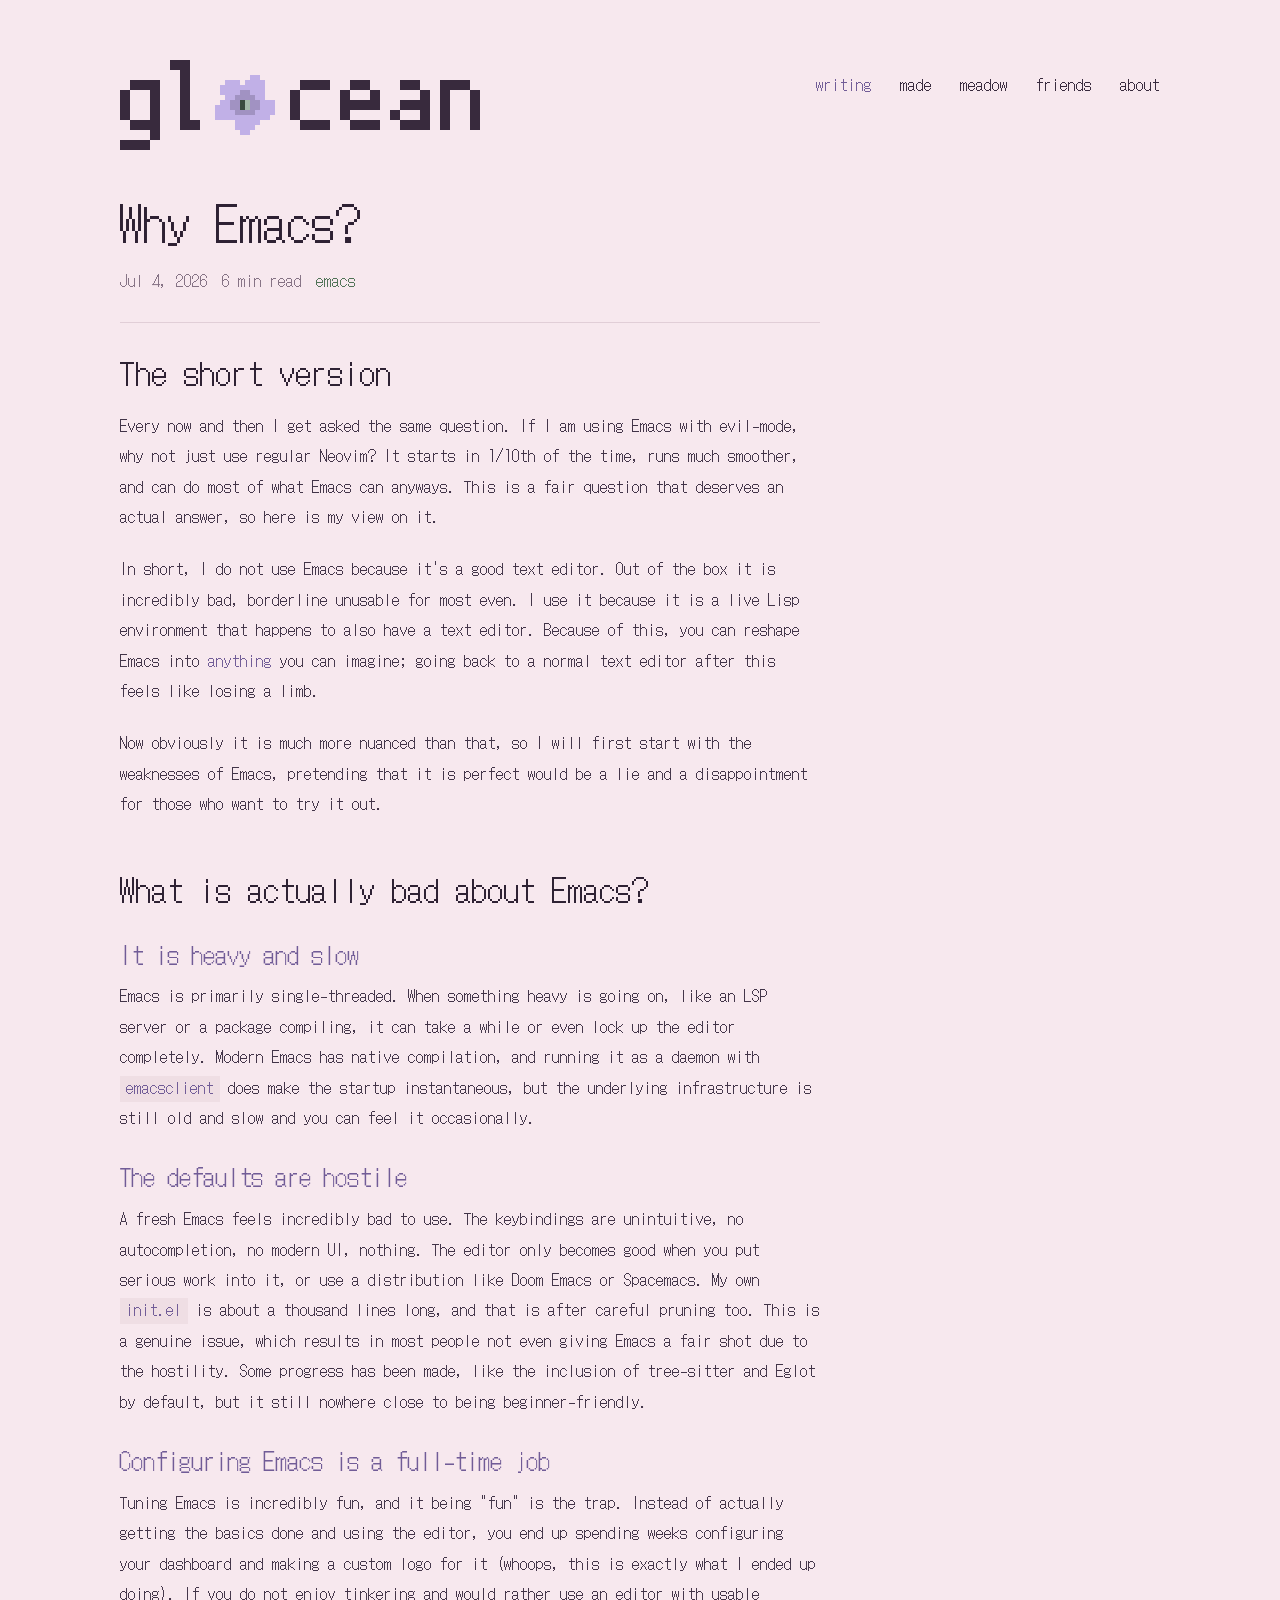
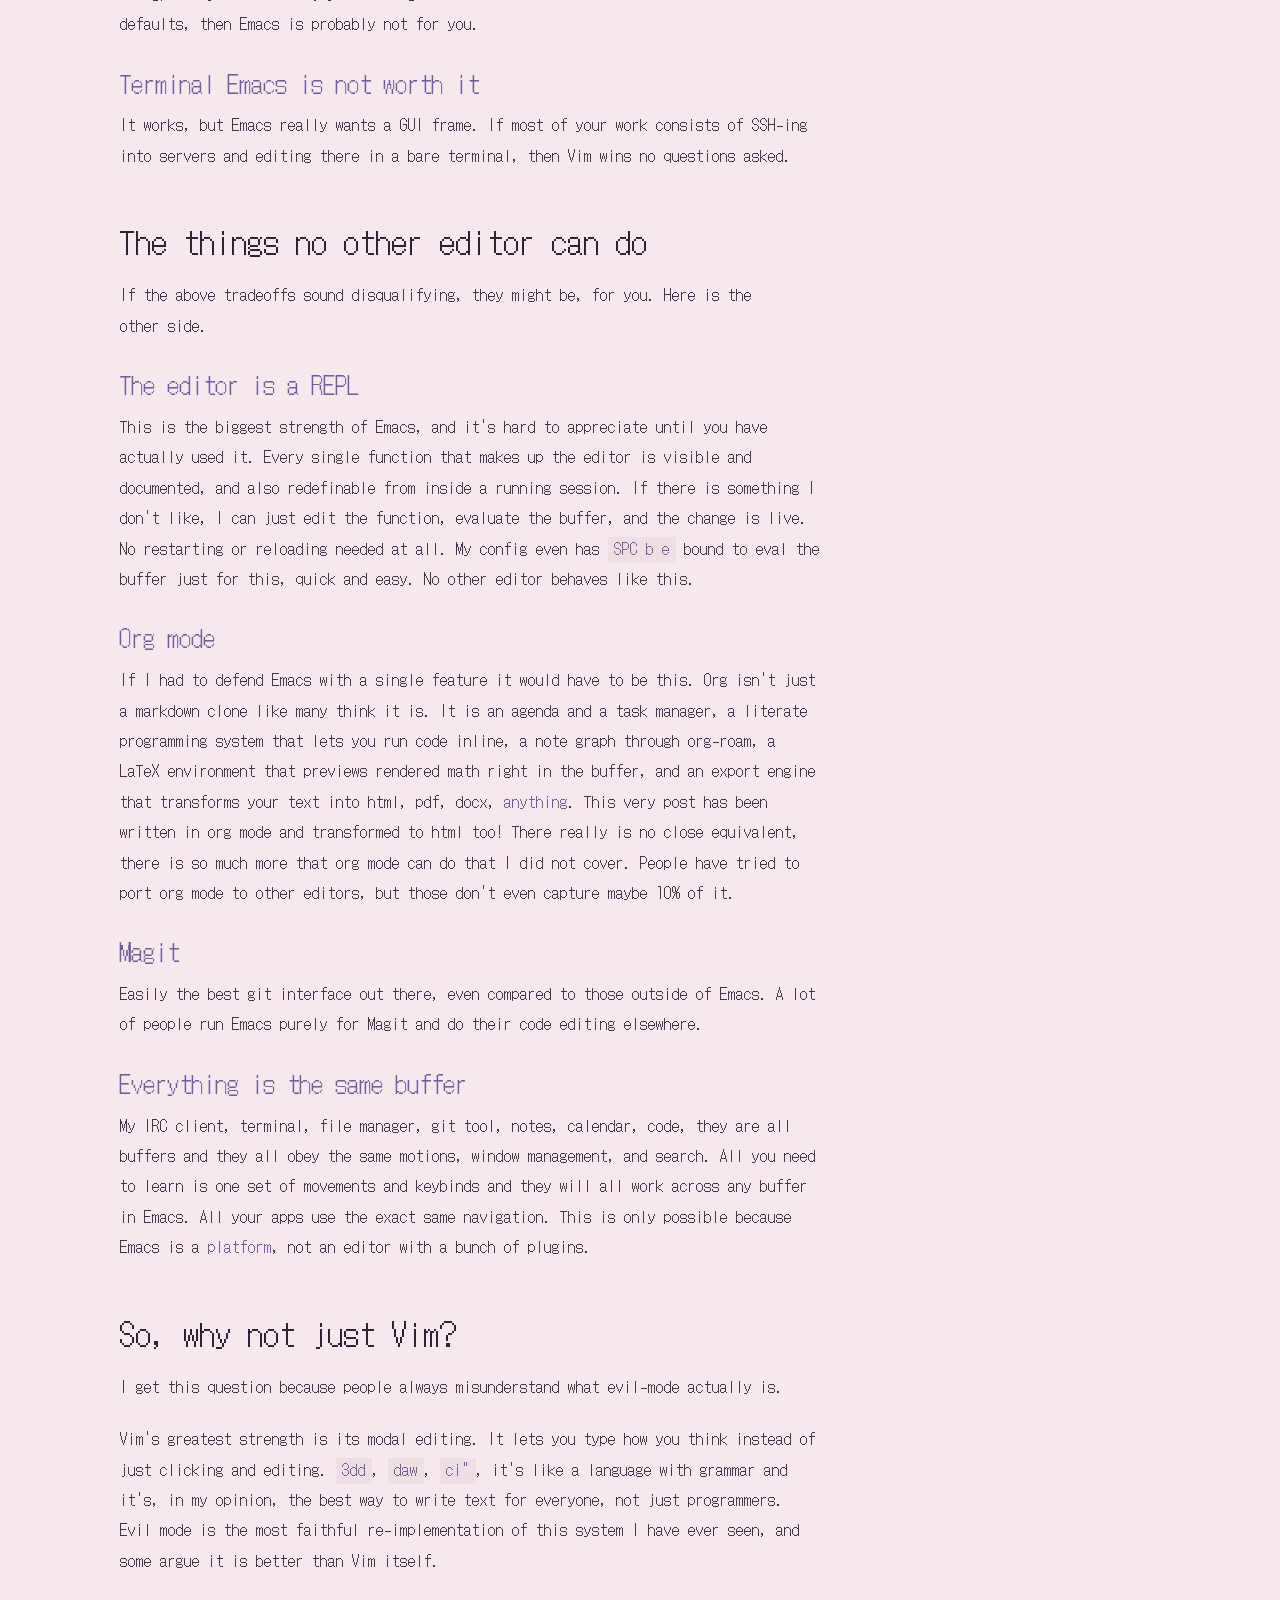
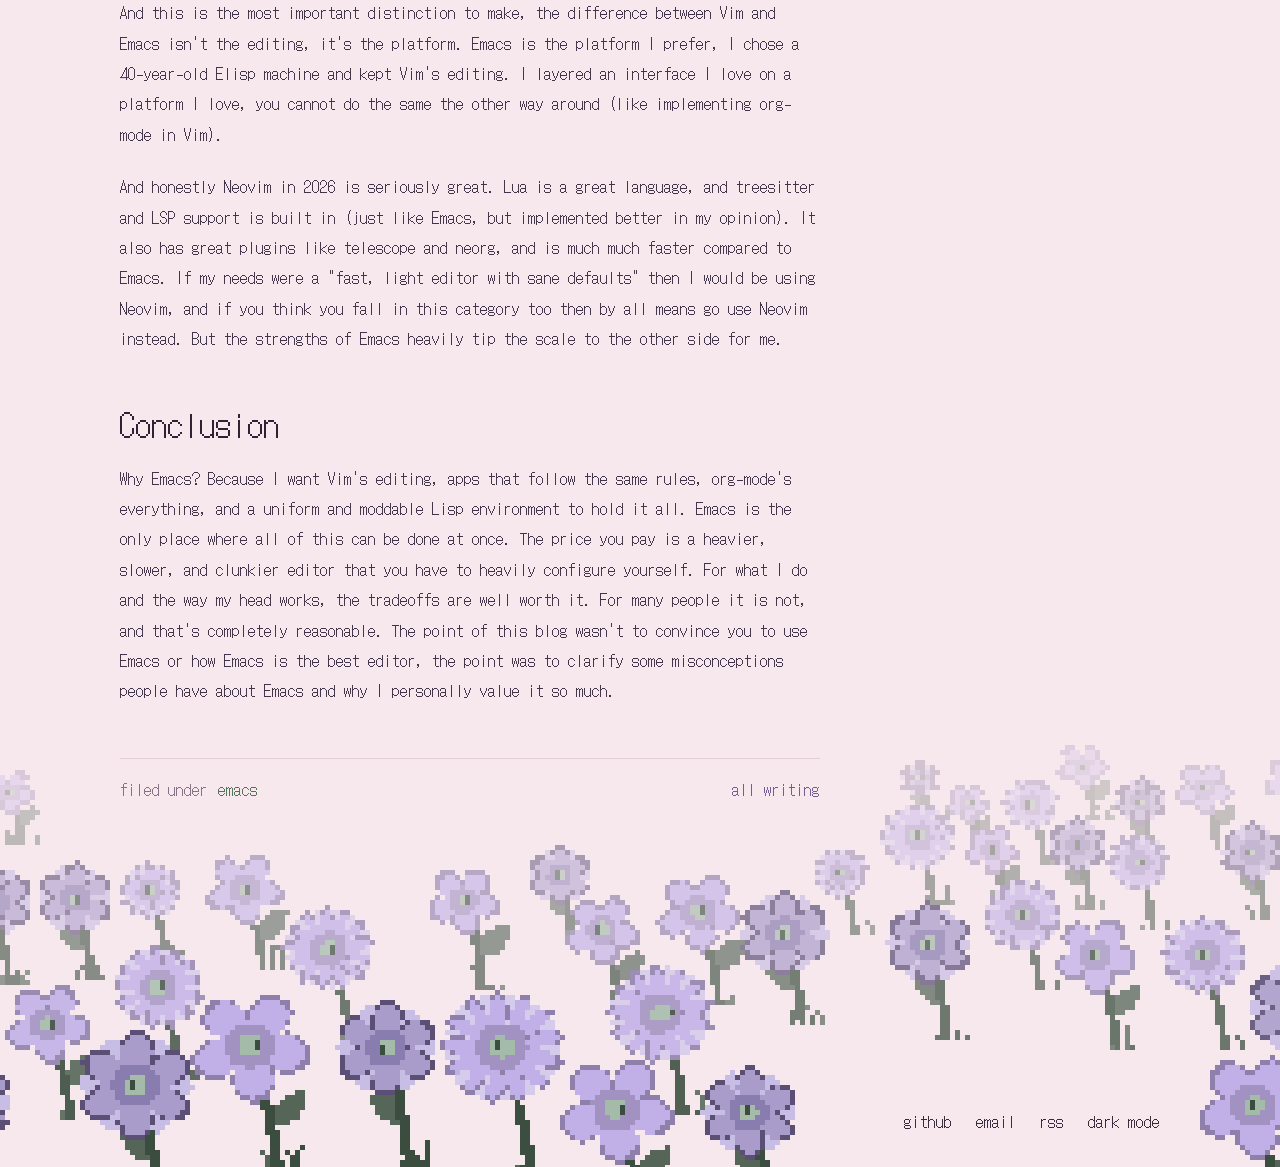
<file: writing/why-emacs/index.html>
<!DOCTYPE html>
<html lang="en">
<head>
  <meta charset="UTF-8">
  <meta name="viewport" content="width=device-width, initial-scale=1.0">
  <title>Glocean - Why Emacs?</title>
  <script>(function(){var e=document.documentElement;e.className+=' js';try{var t=localStorage.getItem('theme');if(t==='light'||t==='dark')e.setAttribute('data-theme',t);}catch(n){}})();</script>
  <style>html{color-scheme:dark;background:#1f1a24}@media(prefers-color-scheme:light){html:not([data-theme=dark]){color-scheme:light;background:#f7e8ee}}html[data-theme=light]{color-scheme:light;background:#f7e8ee}</style>
  <meta name="theme-color" content="#c1b0e7">
  <meta property="og:title" content="Glocean - Why Emacs?">
  <meta property="og:image" content="https://glocean.dev/assets/og.png">
  <meta name="twitter:card" content="summary_large_image">
  <link rel="icon" type="image/png" sizes="32x32" href="/assets/favicon-32.png">
  <link rel="icon" type="image/png" sizes="16x16" href="/assets/favicon-16.png">
  <link rel="apple-touch-icon" href="/assets/favicon-180.png">
  <link rel="alternate" type="application/rss+xml" title="Glocean - writing" href="/feed.xml">
  <link rel="preload" href="/fonts/glocean-dot.woff2" as="font" type="font/woff2" crossorigin>
  <link rel="stylesheet" href="/css/style.css">
</head>
<body data-page="post">
  <div class="root">
    <canvas class="meadow" aria-hidden="true"></canvas>

    <div class="wrap">
      <header class="top">
        <div class="wordmark">
          <a href="/" aria-label="glocean, home"><canvas width="72" height="18"></canvas></a>
          <button type="button" aria-label="pick a petal"></button>
        </div>
        <nav class="nav">
          <a class="active" href="/writing/">writing</a>
          <a href="/made/">made</a>
          <a href="/meadow/">meadow</a>
          <a href="/friends/">friends</a>
          <a href="/about/">about</a>
        </nav>
      </header>

      <div class="fade">
        <main>
          <article class="post">
            <h1>Why Emacs?</h1>
            <div class="meta"><span>Jul 4, 2026</span><span>6 min read</span><span><a href="/writing/?tag=emacs">emacs</a></span></div>
            <div class="prose">
<h2>The short version</h2>
<p>
Every now and then I get asked the same question. If I am using Emacs with evil-mode, why not just use regular Neovim? It starts in 1/10th of the time, runs much smoother, and can do most of what Emacs can anyways. This is a fair question that deserves an actual answer, so here is my view on it.
</p>

<p>
In short, I do not use Emacs because it's a good text editor. Out of the box it is incredibly bad, borderline unusable for most even. I use it because it is a live Lisp environment that happens to also have a text editor. Because of this, you can reshape Emacs into <i>anything</i> you can imagine; going back to a normal text editor after this feels like losing a limb.
</p>

<p>
Now obviously it is much more nuanced than that, so I will first start with the weaknesses of Emacs, pretending that it is perfect would be a lie and a disappointment for those who want to try it out.
</p>
<h2>What is actually bad about Emacs?</h2>
<h3>It is heavy and slow</h3>
<p>
Emacs is primarily single-threaded. When something heavy is going on, like an LSP server or a package compiling, it can take a while or even lock up the editor completely. Modern Emacs has native compilation, and running it as a daemon with <code>emacsclient</code> does make the startup instantaneous, but the underlying infrastructure is still old and slow and you can feel it occasionally. 
</p>
<h3>The defaults are hostile</h3>
<p>
A fresh Emacs feels incredibly bad to use. The keybindings are unintuitive, no autocompletion, no modern UI, nothing. The editor only becomes good when you put serious work into it, or use a distribution like Doom Emacs or Spacemacs. My own <code>init.el</code> is about a thousand lines long, and that is after careful pruning too. This is a genuine issue, which results in most people not even giving Emacs a fair shot due to the hostility. Some progress has been made, like the inclusion of tree-sitter and Eglot by default, but it still nowhere close to being beginner-friendly.
</p>
<h3>Configuring Emacs is a full-time job</h3>
<p>
Tuning Emacs is incredibly fun, and it being "fun" is the trap. Instead of actually getting the basics done and using the editor, you end up spending weeks configuring your dashboard and making a custom logo for it (whoops, this is exactly what I ended up doing). If you do not enjoy tinkering and would rather use an editor with usable defaults, then Emacs is probably not for you.
</p>
<h3>Terminal Emacs is not worth it</h3>
<p>
It works, but Emacs really wants a GUI frame. If most of your work consists of SSH-ing into servers and editing there in a bare terminal, then Vim wins no questions asked.
</p>
<h2>The things no other editor can do</h2>
<p>
If the above tradeoffs sound disqualifying, they might be, for you. Here is the other side.
</p>
<h3>The editor is a REPL</h3>
<p>
This is the biggest strength of Emacs, and it's hard to appreciate until you have actually used it. Every single function that makes up the editor is visible and documented, and also redefinable from inside a running session. If there is something I don't like, I can just edit the function, evaluate the buffer, and the change is live. No restarting or reloading needed at all. My config even has <code>SPC b e</code> bound to eval the buffer just for this, quick and easy. No other editor behaves like this.
</p>
<h3>Org mode</h3>
<p>
If I had to defend Emacs with a single feature it would have to be this. Org isn't just a markdown clone like many think it is. It is an agenda and a task manager, a literate programming system that lets you run code inline, a note graph through org-roam, a LaTeX environment that previews rendered math right in the buffer, and an export engine that transforms your text into html, pdf, docx, <i>anything</i>. This very post has been written in org mode and transformed to html too! There really is no close equivalent, there is so much more that org mode can do that I did not cover. People have tried to port org mode to other editors, but those don't even capture maybe 10% of it.
</p>
<h3>Magit</h3>
<p>
Easily the best git interface out there, even compared to those outside of Emacs. A lot of people run Emacs purely for Magit and do their code editing elsewhere.
</p>
<h3>Everything is the same buffer</h3>
<p>
My IRC client, terminal, file manager, git tool, notes, calendar, code, they are all buffers and they all obey the same motions, window management, and search. All you need to learn is one set of movements and keybinds and they will all work across any buffer in Emacs. All your apps use the exact same navigation. This is only possible because Emacs is a <i>platform</i>, not an editor with a bunch of plugins.
</p>
<h2>So, why not just Vim?</h2>
<p>
I get this question because people always misunderstand what evil-mode actually is. 
</p>

<p>
Vim's greatest strength is its modal editing. It lets you type how you think instead of just clicking and editing. <code>3dd</code>, <code>daw</code>, <code>ci"</code>, it's like a language with grammar and it's, in my opinion, the best way to write text for everyone, not just programmers. Evil mode is the most faithful re-implementation of this system I have ever seen, and some argue it is better than Vim itself.
</p>

<p>
And this is the most important distinction to make, the difference between Vim and Emacs isn't the editing, it's the platform. Emacs is the platform I prefer, I chose a 40-year-old Elisp machine and kept Vim's editing. I layered an interface I love on a platform I love, you cannot do the same the other way around (like implementing org-mode in Vim).
</p>

<p>
And honestly Neovim in 2026 is seriously great. Lua is a great language, and treesitter and LSP support is built in (just like Emacs, but implemented better in my opinion). It also has great plugins like telescope and neorg, and is much much faster compared to Emacs. If my needs were a "fast, light editor with sane defaults" then I would be using Neovim, and if you think you fall in this category too then by all means go use Neovim instead. But the strengths of Emacs heavily tip the scale to the other side for me.
</p>
<h2>Conclusion</h2>
<p>
Why Emacs? Because I want Vim's editing, apps that follow the same rules, org-mode's everything, and a uniform and moddable Lisp environment to hold it all. Emacs is the only place where all of this can be done at once. The price you pay is a heavier, slower, and clunkier editor that you have to heavily configure yourself. For what I do and the way my head works, the tradeoffs are well worth it. For many people it is not, and that's completely reasonable. The point of this blog wasn't to convince you to use Emacs or how Emacs is the best editor, the point was to clarify some misconceptions people have about Emacs and why I personally value it so much.
</p>
            </div>
            <div class="post-end"><span class="filed">filed under <span><a href="/writing/?tag=emacs">emacs</a></span></span><a class="accent" href="/writing/">all writing</a></div>
          </article>
        </main>
        <div class="floor" aria-hidden="true"></div>
      </div>

      <footer class="foot">
        <a href="https://github.com/gloceandotdev" target="_blank" rel="noopener">github</a>
        <a href="mailto:hi@glocean.dev">email</a>
        <a href="/feed.xml">rss</a>
        <button type="button" class="theme" hidden>light mode</button>
      </footer>
    </div>

    <canvas class="fall" aria-hidden="true"></canvas>
  </div>

  <script src="/js/meadow.js"></script>
  <script src="/js/site.js"></script>
</body>
</html>
</file>
<file: css/style.css>
@font-face {
  font-family: 'glocean dot';
  src: url('/fonts/glocean-dot.woff2') format('woff2');
  font-display: swap;
}

:root {
  color-scheme: dark;
  --base: #1f1a24;
  --text: #ebe7f0;
  --head: #f1edf5;
  --body: #e3dde9;
  --subtle: #b9b0c6;
  --muted: #958aa3;
  --accent: #c1b0e7;
  --sage: #a4bba9;
  --line: #3a3245;
  --code: #2a2431;
  --pre: #17131b;
}

@media (prefers-color-scheme: light) {
  :root:not([data-theme="dark"]) {
    color-scheme: light;
    --base: #f7e8ee;
    --text: #382a3d;
    --head: #2e2133;
    --body: #423448;
    --subtle: #5f4e63;
    --muted: #857284;
    --accent: #715c97;
    --sage: #507357;
    --line: #e1ced7;
    --code: #efdee4;
    --pre: #efdee4;
  }
}

:root[data-theme="light"] {
  color-scheme: light;
  --base: #f7e8ee;
  --text: #382a3d;
  --head: #2e2133;
  --body: #423448;
  --subtle: #5f4e63;
  --muted: #857284;
  --accent: #715c97;
  --sage: #507357;
  --line: #e1ced7;
  --code: #efdee4;
  --pre: #efdee4;
}

*, *::before, *::after { box-sizing: border-box; }

html, body { margin: 0; background: var(--base); }

body {
  color: var(--text);
  font-family: 'glocean dot', monospace;
  font-size: 16px;
  font-weight: 400;
  -webkit-font-smoothing: antialiased;
}

h1, h2, h3, h4, p, ul { margin: 0; font-weight: inherit; }

a { color: inherit; text-decoration: none; }
a:hover { color: var(--accent); }

button { font: inherit; }

::selection { background: var(--accent); color: var(--base); }

.root {
  position: relative;
  overflow: hidden;
  min-height: 100vh;
  display: flex;
  flex-direction: column;
}

.meadow, .fall {
  position: absolute;
  left: 0;
  top: 0;
  display: block;
  image-rendering: pixelated;
  pointer-events: none;
}

.wrap {
  position: relative;
  flex: 1;
  width: 100%;
  max-width: 1160px;
  margin: 0 auto;
  padding: clamp(28px, 5vw, 60px) clamp(20px, 5vw, 60px) 32px;
  display: flex;
  flex-direction: column;
}

.top {
  display: flex;
  flex-wrap: wrap;
  justify-content: space-between;
  align-items: flex-start;
  gap: 16px 32px;
}

.wordmark { position: relative; width: 360px; height: 90px; flex: none; }
.wordmark a { display: block; }
.wordmark canvas { display: block; width: 100%; height: 100%; image-rendering: pixelated; }
.wordmark button {
  all: unset;
  position: absolute;
  left: 23.6111%;
  top: 0;
  width: 22.2222%;
  height: 88.8889%;
  cursor: pointer;
}

.nav { display: flex; flex-wrap: wrap; gap: 12px 28px; padding-top: 14px; }
.nav a.active { color: var(--accent); }

.fade { flex: 1; display: flex; flex-direction: column; }

main { flex: 1; display: flex; flex-direction: column; padding-bottom: 48px; }

.floor { height: 240px; flex: none; }

button.theme { all: unset; cursor: pointer; }
button.theme[hidden] { display: none; }
button.theme:hover { color: var(--accent); }
button.theme:focus-visible { outline: 1px solid var(--accent); outline-offset: 4px; }

.foot {
  padding-top: 20px;
  display: flex;
  flex-wrap: wrap;
  justify-content: flex-end;
  align-items: center;
  gap: 12px 24px;
}

.muted { color: var(--muted); }
.accent { color: var(--accent); }
.sage { color: var(--sage); }

.home { display: flex; flex-direction: column; padding-top: clamp(40px, 10vh, 140px); }
.home h1 {
  max-width: 640px;
  align-self: flex-start;
  font-size: 48px;
  line-height: 1.04;
  color: var(--head);
  text-wrap: balance;
}
.latest { margin-top: 32px; align-self: flex-start; display: flex; flex-wrap: wrap; gap: 6px 12px; }

.page { display: flex; flex-direction: column; padding-top: 64px; max-width: 820px; }
.page h1 { font-size: 48px; line-height: 1; color: var(--head); }
.lede {
  margin-top: 18px;
  max-width: 620px;
  font-size: 24px;
  line-height: 1.3;
  color: var(--subtle);
  text-wrap: pretty;
}
.endlink { margin-top: 28px; align-self: flex-start; color: var(--accent); }

.btn {
  all: unset;
  cursor: pointer;
  box-sizing: border-box;
  display: inline-flex;
  align-items: center;
  height: 28px;
  padding: 0 10px;
  line-height: 1;
  border: 1px solid var(--line);
}
.btn:hover { color: var(--accent); }
.btn[hidden] { display: none; }

.filter {
  margin-top: 44px;
  display: flex;
  flex-wrap: wrap;
  align-items: center;
  gap: 8px;
  padding-bottom: 16px;
  border-bottom: 1px solid var(--line);
}
.filter button { all: unset; cursor: pointer; box-sizing: border-box; display: inline-flex; align-items: center; height: 28px; padding: 0 10px; line-height: 1; border: 1px solid var(--line); }
.filter button:hover { color: var(--accent); }
.filter button.active { background: var(--accent); color: var(--base); }
.filter .count { margin-left: auto; line-height: 1; color: var(--muted); }

.post-row { display: flex; flex-direction: column; gap: 8px; padding: 24px 0; border-bottom: 1px solid var(--line); }
.post-row[hidden] { display: none; }
.meta { display: flex; flex-wrap: wrap; gap: 4px 14px; color: var(--muted); }
.meta .tags, .meta a { color: var(--sage); }
.meta a:hover { color: var(--accent); }
.row-title { font-size: 32px; line-height: 1.1; }
.row-desc { font-size: 16px; line-height: 1.4; color: var(--subtle); text-wrap: pretty; }
.empty { margin-top: 24px; color: var(--subtle); }
.empty[hidden] { display: none; }

.post { display: flex; flex-direction: column; padding-top: 56px; max-width: 700px; }
.post h1 { margin: 0 0 18px; font-size: 48px; line-height: 0.95; color: var(--head); }
.post > .meta { padding-bottom: 28px; border-bottom: 1px solid var(--line); }

.prose { padding-top: 36px; }
.prose h2 { margin: 56px 0 18px; font-size: 32px; line-height: 1.1; color: var(--head); }
.prose > h2:first-child { margin-top: 0; }
.prose h3 { margin: 32px 0 10px; font-size: 24px; line-height: 1.2; color: var(--accent); }
.prose p { margin: 0 0 22px; font-size: 16px; line-height: 1.9; color: var(--body); text-wrap: pretty; }
.prose i, .prose em, .prose b, .prose strong { font-style: normal; font-weight: inherit; color: var(--accent); }
.prose a { color: var(--accent); }
.prose code { font-family: inherit; font-size: 16px; color: var(--accent); background: var(--code); padding: 1px 6px; }
.prose pre { margin: 0 0 22px; padding: 16px 20px; background: var(--pre); overflow-x: auto; }
.prose pre code { background: none; padding: 0; color: var(--body); line-height: 1.5; }
.prose ul, .prose ol { margin: 0 0 22px; padding-left: 24px; line-height: 1.9; color: var(--body); }

.post-end {
  margin-top: 28px;
  padding-top: 20px;
  border-top: 1px solid var(--line);
  display: flex;
  flex-wrap: wrap;
  justify-content: space-between;
  gap: 12px 24px;
  color: var(--muted);
}
.post-end .filed { display: flex; gap: 10px; }
.post-end .filed a { color: var(--sage); }
.post-end .filed a:hover { color: var(--accent); }

.proj-list { margin-top: 44px; display: flex; flex-direction: column; }
.proj { display: flex; flex-direction: column; gap: 6px; padding: 22px 0; border-top: 1px solid var(--line); }
.proj:last-child { border-bottom: 1px solid var(--line); }
.proj-head { display: flex; flex-wrap: wrap; justify-content: space-between; align-items: baseline; gap: 4px 16px; }
.proj-head .lang { color: var(--muted); }

.badge-own { margin-top: 44px; display: flex; flex-wrap: wrap; align-items: center; gap: 20px 28px; }
.badge-own img, .badges img { display: block; width: 176px; height: 62px; image-rendering: pixelated; }
.badge-info { display: flex; flex-direction: column; gap: 12px; min-width: 0; flex: 1; }
.badge-info code { font-family: inherit; font-size: 14px; line-height: 1.5; color: var(--subtle); word-break: break-all; }
.badge-actions { display: flex; flex-wrap: wrap; align-items: center; gap: 8px 18px; }
.badge-actions { gap: 8px; }
.badge-actions .btn { color: var(--accent); }
.badges { margin-top: 56px; padding-top: 24px; border-top: 1px solid var(--line); display: flex; flex-wrap: wrap; gap: 16px; }
.badges a { display: block; }

.about-lede { margin-top: 28px; max-width: 680px; line-height: 1.35; }
.cols {
  margin-top: 56px;
  display: grid;
  grid-template-columns: repeat(auto-fit, minmax(min(100%, 300px), 1fr));
  gap: 48px 56px;
}
.col { display: flex; flex-direction: column; }
.col-label { color: var(--accent); padding-bottom: 12px; }
.col-item { padding: 12px 0; border-top: 1px solid var(--line); line-height: 1.35; }
.about-mail { margin-top: 56px; }

.pal-actions { margin-top: 28px; display: flex; flex-wrap: wrap; align-items: center; gap: 8px 18px; }
.pal-actions .btn { color: var(--accent); }
.pal-label {
  margin-top: 56px;
  padding-bottom: 12px;
  border-bottom: 1px solid var(--line);
  display: flex;
  justify-content: space-between;
  gap: 16px;
  color: var(--accent);
}
.pal-label span + span { color: var(--muted); }
.swatches { margin-top: 20px; display: grid; grid-template-columns: repeat(auto-fill, minmax(88px, 1fr)); gap: 20px 16px; }
.swatch, .shade { all: unset; cursor: pointer; display: flex; flex-direction: column; gap: 4px; }
.swatch .chip, .shade .chip { display: block; height: 64px; border: 1px solid var(--line); margin-bottom: 4px; }
.swatch.term .chip { height: 28px; }
.flower { display: flex; flex-direction: column; gap: 8px; }
@media (min-width: 640px) { .swatches.flowers { grid-template-columns: repeat(6, 1fr); } }
.flower .chip { height: 40px; }
.hex { color: var(--muted); }
.swatch:hover .hex, .shade:hover .hex { color: var(--accent); }
.swatch:focus-visible, .shade:focus-visible { outline: 1px solid var(--accent); outline-offset: 4px; }
.ports { margin-top: 20px; display: flex; flex-wrap: wrap; gap: 12px; }
.ports a { box-sizing: border-box; display: inline-flex; align-items: center; height: 44px; padding: 0 22px; line-height: 1; border: 1px solid var(--line); }
.ports a:focus-visible { outline: 1px solid var(--accent); outline-offset: 4px; }
.ports-note { margin-top: 16px; }
.ports-note a { color: var(--accent); }
.ports-note a:hover { text-decoration: underline; }
.v-dark { display: contents; }
.v-light { display: none; }
:root[data-theme="light"] .v-dark { display: none; }
:root[data-theme="light"] .v-light { display: contents; }
@media (prefers-color-scheme: light) {
  :root:not([data-theme="dark"]) .v-dark { display: none; }
  :root:not([data-theme="dark"]) .v-light { display: contents; }
}

html.js .fade, html.js .meadow, html.js .fall { opacity: 0; }

@media (prefers-reduced-motion: reduce) {
  html.js .fade, html.js .meadow, html.js .fall { opacity: 1; }
}

@media (max-width: 420px) {
  .wordmark { width: 288px; height: 72px; }
}
</file>
